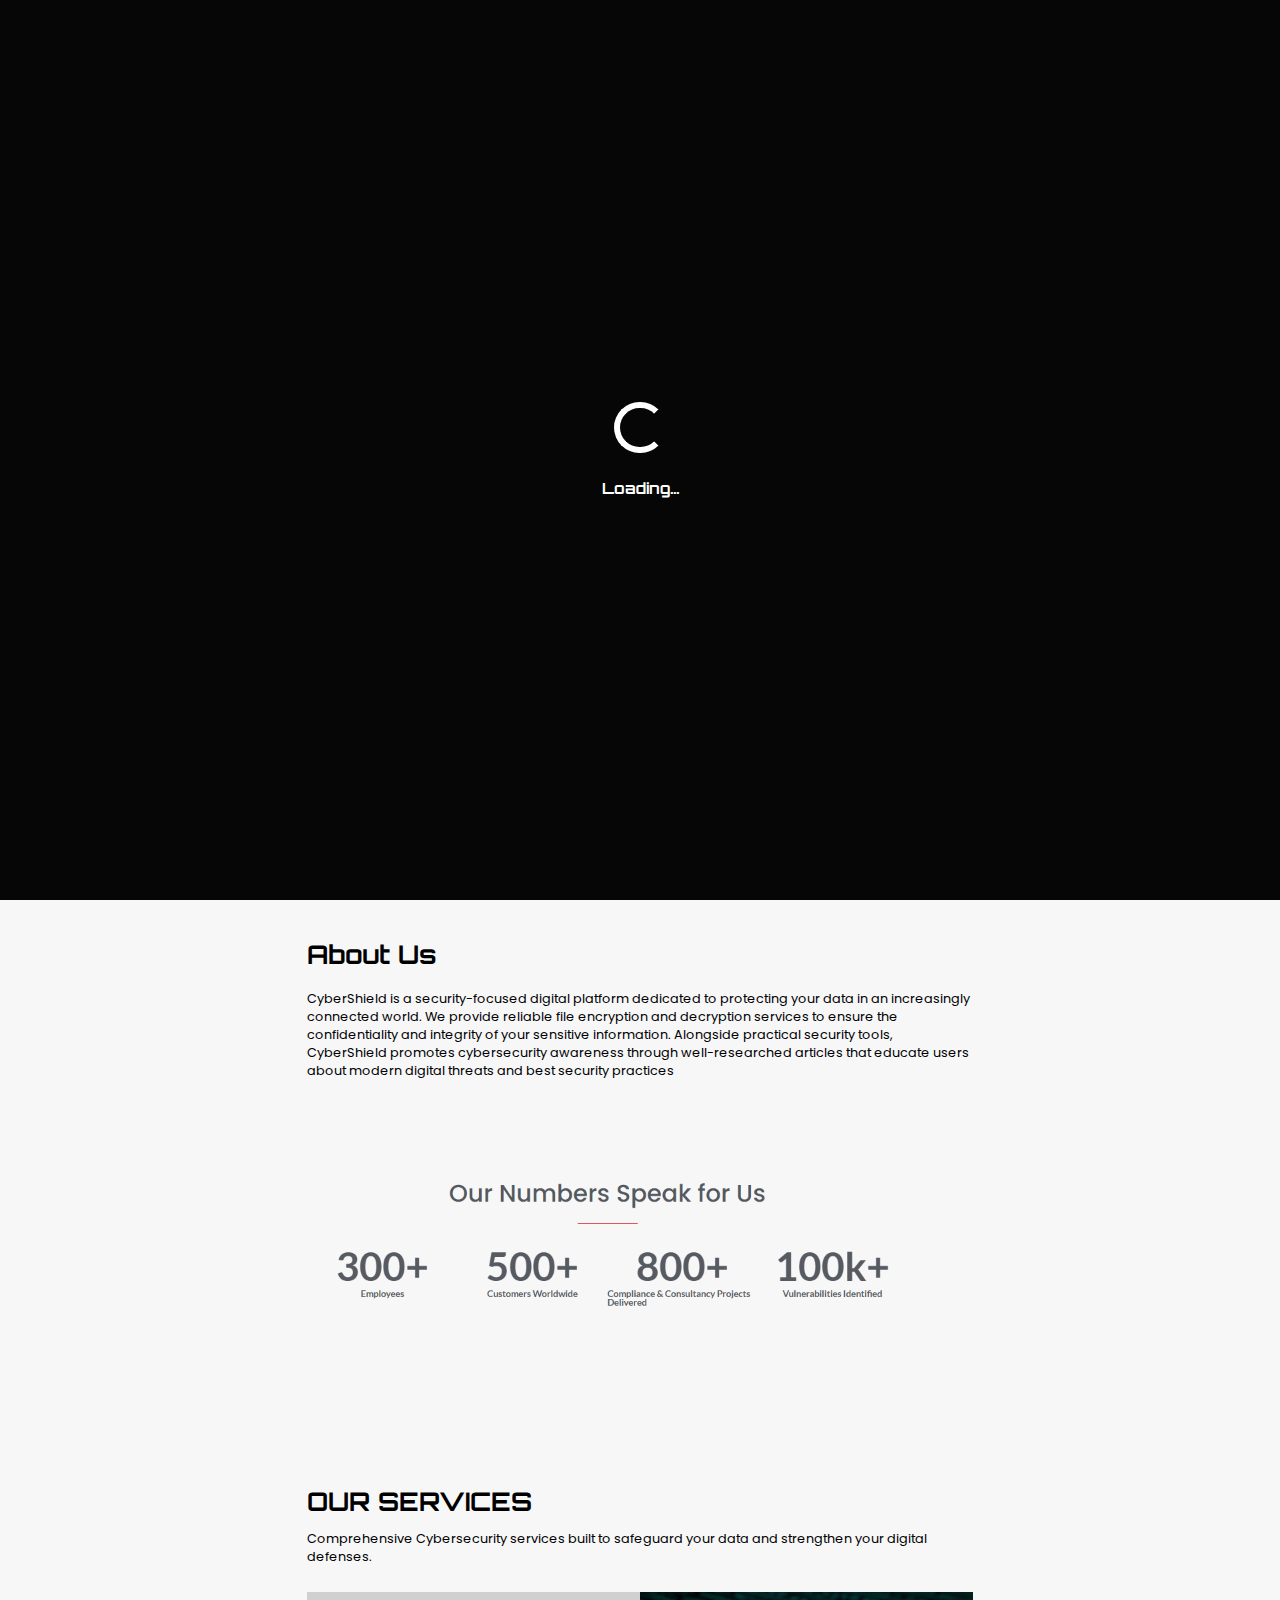
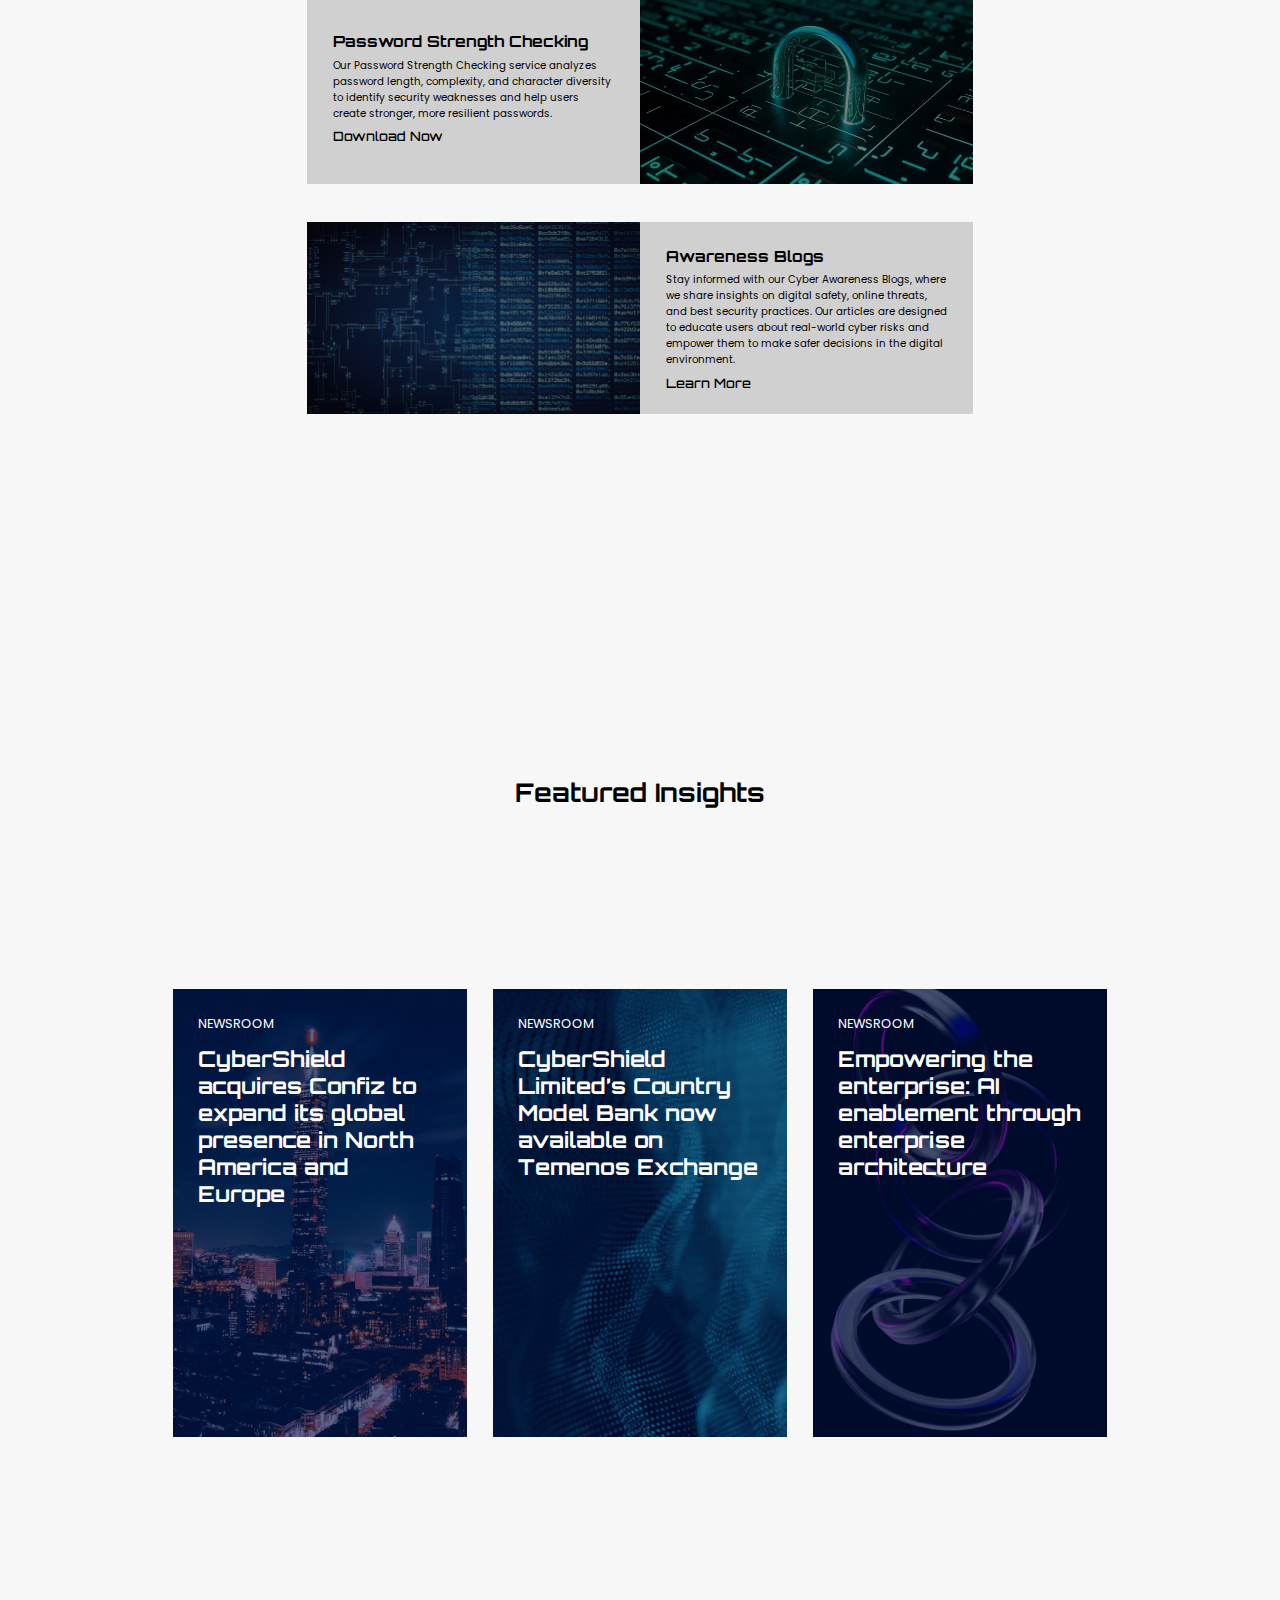
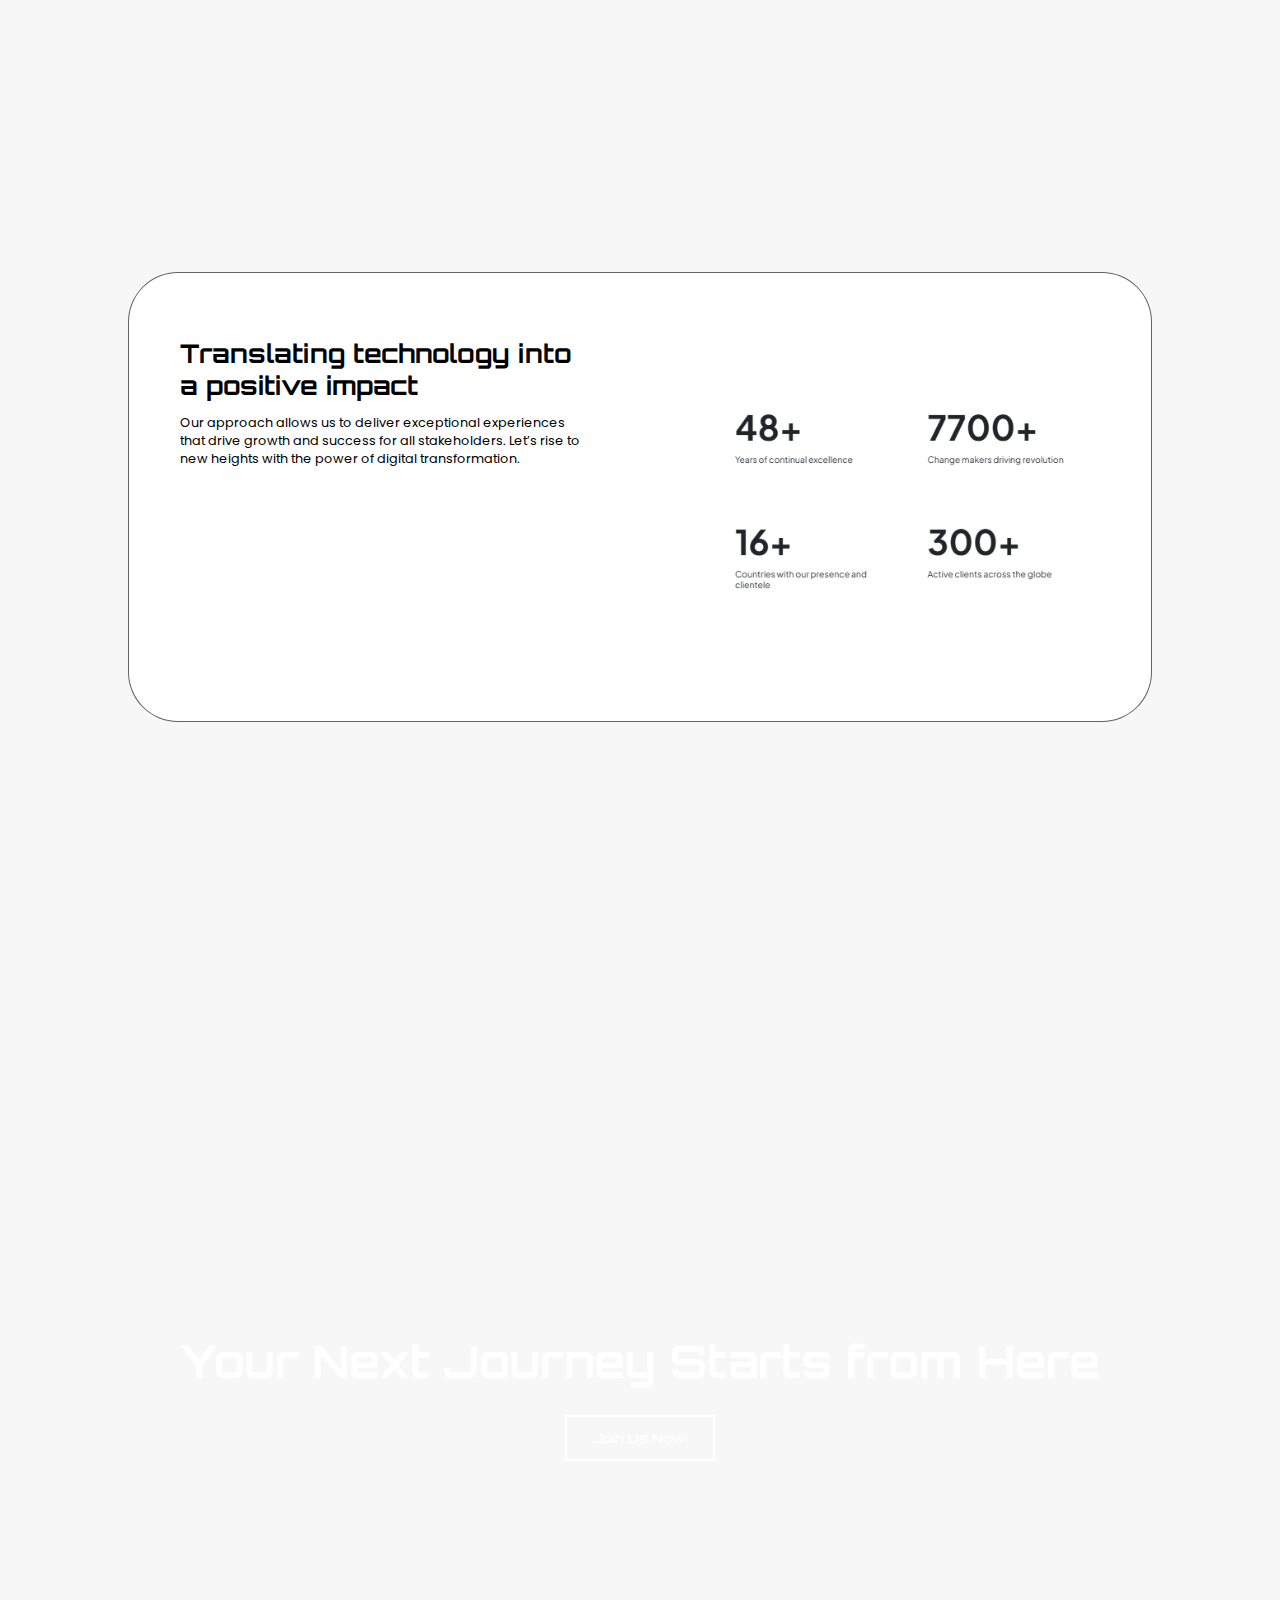
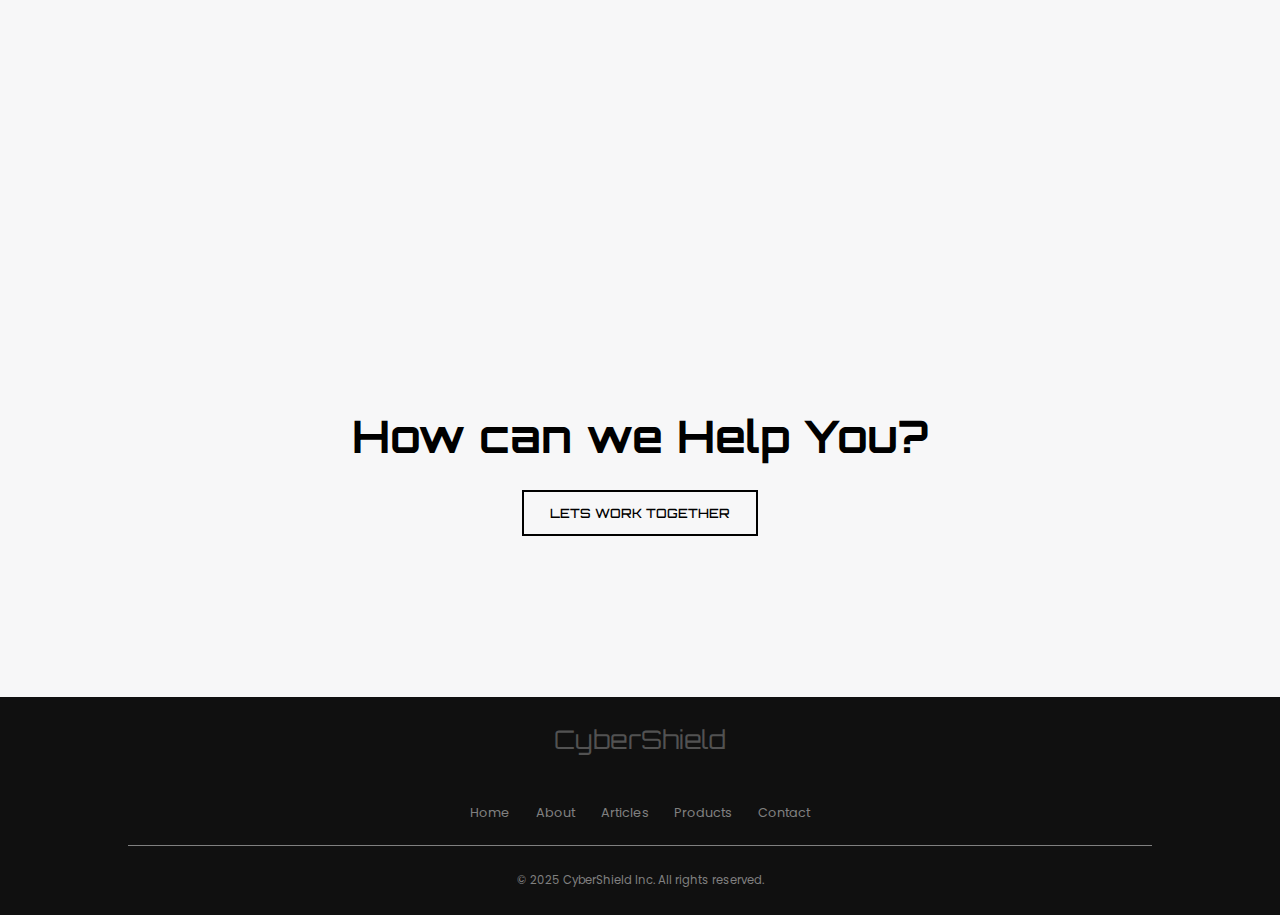
<file: index.html>
<!DOCTYPE html>
<html lang="en">

<head>
    <meta charset="UTF-8">
    <meta name="viewport" content="width=device-width, initial-scale=1.0">
    <title>CyberShield - Your All Solutions in One Place</title>
    <link rel="shortcut icon" href="./assets/fav.png" type="image/x-icon">
    <link rel="stylesheet" href="styles/style.css">
    <link rel="stylesheet" href="./styles/Navbar.css">
    <link rel="stylesheet" href="./styles/Footer.css">
    <link rel="stylesheet" href="./styles/loader.css">

    <link rel="preconnect" href="https://fonts.googleapis.com">
    <link rel="preconnect" href="https://fonts.gstatic.com" crossorigin>
    <link
        href="https://fonts.googleapis.com/css2?family=Orbitron:wght@400..900&family=Poppins:ital,wght@0,100;0,200;0,300;0,400;0,500;0,600;0,700;0,800;0,900;1,100;1,200;1,300;1,400;1,500;1,600;1,700;1,800;1,900&family=Roboto:ital,wght@0,100..900;1,100..900&display=swap"
        rel="stylesheet">
</head>

<body>
    <section class="preloader" id="preloader">
        <div class="loader"></div>
        <h2 class="loading">Loading...</h2>
    </section>

    <button class="top" id="top">Back to Top</button>

    <main class="mn">
        <section class="first">
            <header class="header">
                <h1 class="logo">CyberShield</h1>

                <nav class="nav">
                    <ul>
                        <li><a href="#">Home</a></li>
                        <li><a href="about.html">About</a></li>
                        <li><a href="article.html">Articles</a></li>
                        <li><a href="product.html">Products</a></li>
                        <li><a href="contact.html">Contact</a></li>
                    </ul>
                </nav>
            </header>

            <div class="cont-cnt">
                <h1 class="hero-head">CYBERSHIELD</h1>
                <p class="hero-par">CyberShield is a cybersecurity platform designed to protect your digital assets
                    through secure file encryption and decryption services.</p>
                <div class="btn-cnt">
                    <a class="hero-btn" href="about.html">About Us</a>
                    <a class="hero-btn" href="contact.html">Contact Us</a>
                </div>
            </div>
        </section>

        <section class="hero-abt">
            <div class="abt-cnt">
                <h2 class="abt-head">About Us</h2>
                <p class="abt-par">CyberShield is a security-focused digital platform dedicated to protecting your data
                    in an increasingly connected world. We provide reliable file encryption and decryption services to
                    ensure the confidentiality and integrity of your sensitive information. Alongside practical security
                    tools, CyberShield promotes cybersecurity awareness through well-researched articles that educate
                    users about modern digital threats and best security practices</p>
                <img class="abt-img" src="./assets/hero-abt.png" alt="">
            </div>
        </section>

        <section class="hero-ser">
            <div class="ser-cnt">
                <h2 class="ser-head">OUR SERVICES</h2>
                <p class="ser-par">Comprehensive Cybersecurity services built to safeguard your data and strengthen your
                    digital defenses.</p>

                <div class="ser-tag">
                    <div class="sec">
                        <h3 class="ser-sec-head">Password Strength Checking</h3>
                        <p class="ser-sec-par">Our Password Strength Checking service analyzes password length,
                            complexity, and character diversity to identify security weaknesses and help users create
                            stronger, more resilient passwords.</p>
                        <a href="#" id="download" class="ser-sec-a">Download Now</a>
                    </div>
                    <div class="sec sec-pic1">

                    </div>
                </div>

                <div class="ser-tag">
                    <div class="sec sec-pic2">

                    </div>

                    <div class="sec">
                        <h3 class="ser-sec-head">Awareness Blogs</h3>
                        <p class="ser-sec-par">Stay informed with our Cyber Awareness Blogs, where we share insights on digital safety, online threats, and best security practices. Our articles are designed to educate users about real-world cyber risks and empower them to make safer decisions in the digital environment.</p>
                        <a href="article.html" class="ser-sec-a">Learn More</a>
                    </div>
                </div>
            </div>
        </section>

        <section class="blg">
            <h2 class="blg-head">Featured Insights</h2>

            <div class="crd-cnt">
                <div class="crd cr1">
                    <h5 class="cr">NEWSROOM</h5>
                    <h4 class="card-head">CyberShield acquires Confiz to expand its global presence in North America and
                        Europe</h4>
                    <p class="card-par">CyberShield has acquired Confiz, strengthening its presence in key global
                        markets and expanding its data, cloud, and AI modernization capabilities, especially in Retail
                        and CPG.</p>
                    <a class="cr-a" href="article.html">Read More</a>
                </div>
                <div class="crd cr2">
                    <h5 class="cr">NEWSROOM</h5>
                    <h4 class="card-head">CyberShield Limited’s Country Model Bank now available on Temenos Exchange
                    </h4>
                    <p class="card-par">CyberShield Country Model Bank (CMB) is a pre-configured solution that
                        accelerates time to market and integrates with Temenos Core Banking to ensure seamless
                        regulatory compliance.</p>
                    <a class="cr-a" href="article.html">Read More</a>
                </div>
                <div class="crd cr3">
                    <h5 class="cr">NEWSROOM</h5>
                    <h4 class="card-head">Empowering the enterprise: AI enablement through enterprise architecture</h4>
                    <p class="card-par">AI is reshaping industries today. Organizations using it gain faster decisions,
                        efficiency, and an edge. Enterprise Architects ensure AI aligns with business strategy and
                        drives real value.</p>
                    <a class="cr-a" href="article.html">Read More</a>
                </div>
            </div>
        </section>

        <section class="hero-sl">
            <div class="sl-txt-cnt">
                <div class="sl-cont">
                    <h3 class="hero-sl-head">Translating technology into a positive impact</h3>
                    <p class="hero-sl-p">Our approach allows us to deliver exceptional experiences that drive growth and
                        success for all stakeholders. Let’s rise to new heights with the power of digital
                        transformation.</p>
                </div>
                <div class="sl-cont stats">
                    <img class="stats-img" src="./assets/stats.png" alt="">
                </div>
            </div>
        </section>

        <section class="offer">
            <h2 class="offer-head">Your Next Journey Starts from Here</h2>
            <a href="contact.html" class="offer-a">Join Us Now!</a>
        </section>

        <section class="last">
            <h2 class="last-head">How can we Help You?</h2>
            <a href="contact.html" class="last-a">LETS WORK TOGETHER</a>
        </section>
    </main>

    <footer class="ftr">
        <h4 class="ftr-logo-en">CyberShield</h4>
        <div class="lnk">
            <a class="ftr-a" href="index.html">Home</a>
            <a class="ftr-a" href="about.html">About</a>
            <a class="ftr-a" href="article.html">Articles</a>
            <a class="ftr-a" href="product.html">Products</a>
            <a class="ftr-a" href="contact.html">Contact</a>
        </div>
        
        <p class="ftr-end-par">© 2025 CyberShield Inc. All rights reserved.</p>
    </footer>

    <script src="./script/main.js"></script>
</body>

</html>
</file>
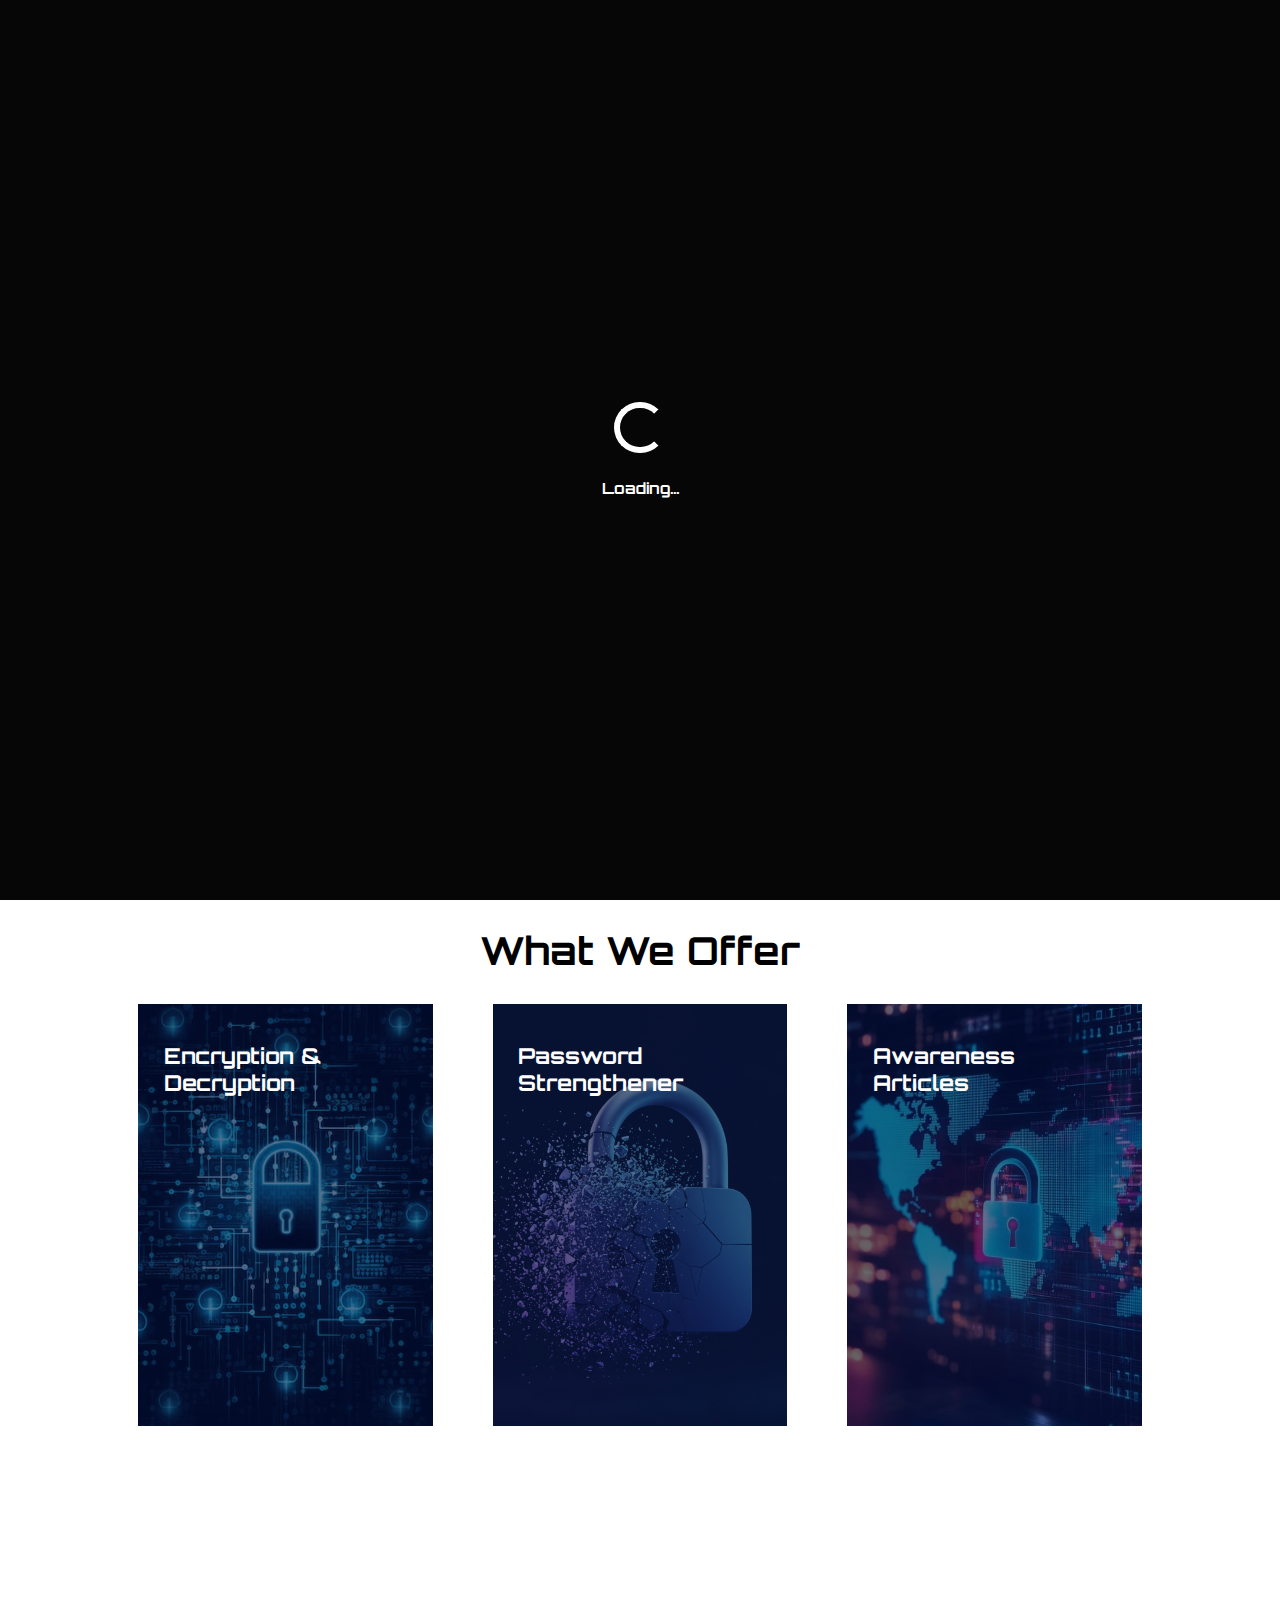
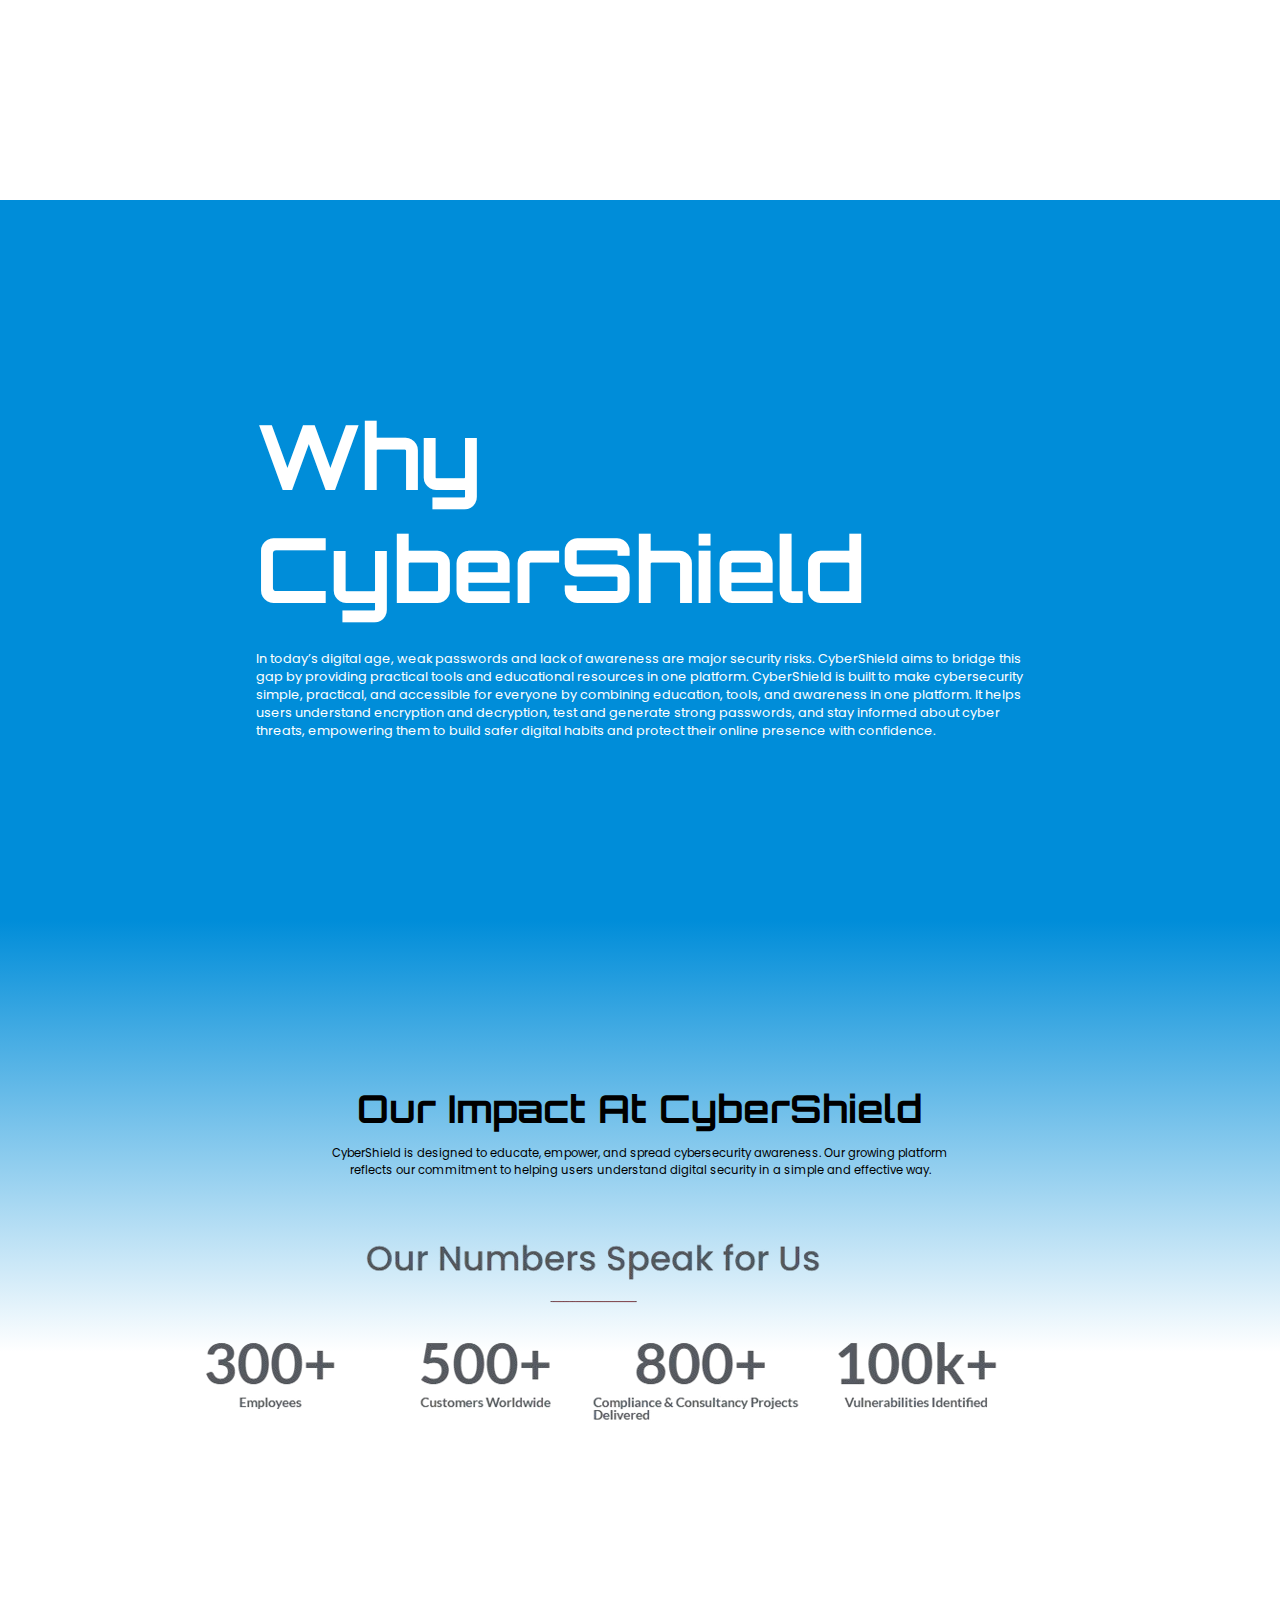
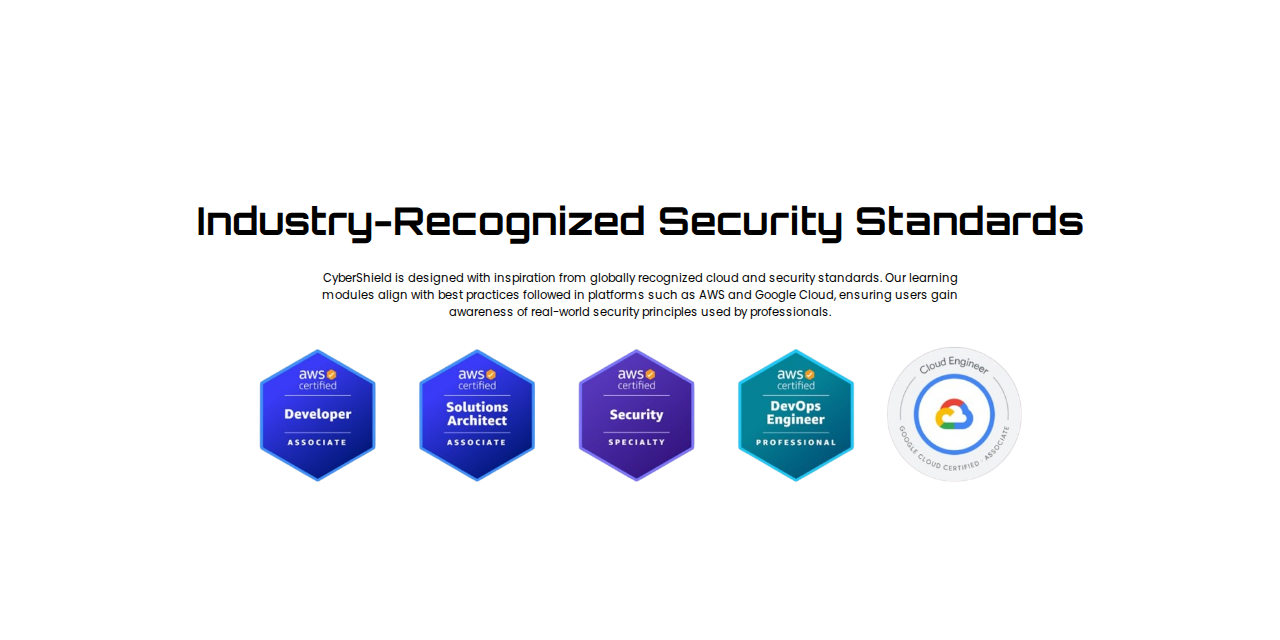
<file: about.html>
<!DOCTYPE html>
<html lang="en">

<head>
  <meta charset="UTF-8">
  <meta name="viewport" content="width=device-width, initial-scale=1.0">
  <title>About - CyberShield</title>
  <link rel="stylesheet" href="./styles/about.css" />
  <link rel="stylesheet" href="./styles/Navbar.css">
  <link rel="stylesheet" href="./styles/loader.css">

  <link href="https://fonts.googleapis.com/css2?family=Orbitron:wght@400;600&family=Comfortaa:wght@400;700&display=swap"
    rel="stylesheet">
  <link rel="preconnect" href="https://fonts.googleapis.com">
  <link rel="preconnect" href="https://fonts.gstatic.com" crossorigin>
  <link href="https://fonts.googleapis.com/css2?family=Poppins:wght@300;400;500;600;700&display=swap" rel="stylesheet">
</head>

<body>

  <section class="preloader" id="preloader">
    <div class="loader"></div>
    <h2 class="loading">Loading...</h2>
  </section>

  <button class="top" id="top">Back to Top</button>

  <header class="header">
    <h1 class="logo">CyberShield</h1>

    <nav class="nav">
      <ul>
        <li><a href="index.html">Home</a></li>
        <li><a href="#">About</a></li>
        <li><a href="#">Services</a></li>
        <li><a href="#">Products</a></li>
        <li><a href="#">Contact</a></li>
      </ul>
    </nav>
  </header>

  <section class="About">
    <div class="blob blob-top-right"></div>
    <div class="blob blob-bottom-left"></div>


    <div class="txt-cnt">
      <h1 class="about-section-head">About Us</h1>
      <p class="about-section-par">
        CyberShield is a security-focused digital platform dedicated to protecting your data in an increasingly
        connected
        world. We provide reliable file encryption and decryption services to ensure the confidentiality and integrity
        of
        your sensitive information. Alongside practical security tools, CyberShield promotes cybersecurity awareness
        through well-researched articles that educate users about modern digital threats and best security practices.
        We’ve been providing services for a decade
      </p>
      <h1 class="about-section-head r"> Our Mission</h1>
      <p class="about-section-par">
        Our mission is to deliver a reliable online application which provides services such as encryption & decryption,
        password strengthener & checker, and lastly spread awareness regarding the threats that resides within the
        digital
        world. This website aims on delivering quality products accompanied with essential understanding and knowledge
        through easy and interactive tools.
      </p>
    </div>
  </section>

  <section class="WeOffer">

    <h1 class="title">What We Offer</h1>

    <div class="images">

      <div class="icon ed">
        <h2 class="icon-head">Encryption & Decryption</h2>
        <p class="ico-par">The Encryption and Decryption feature enables users to securely convert sensitive information
          into an unreadable format using encryption techniques, ensuring data confidentiality during storage or
          transmission. Authorized users can later decrypt the data, maintaining both security and accessibility.</p>
        <a id="download" class="icon-a" href="#">Download Now</a>
      </div>

      <div class="icon ps">
        <h2 class="icon-head">Password Strengthener</h2>
        <p class="ico-par">The Password Strengthener analyzes user-created passwords and provides real-time feedback to
          ensure they meet modern security standards. By encouraging the use of strong, complex passwords, the system
          helps reduce the risk of unauthorized access and account breaches.</p>
        <a class="icon-a" href="#">Download Now</a>
      </div>

      <div class="icon aa">
        <h2 class="icon-head">Awareness Articles</h2>
        <p class="ico-par">In addition to technical tools, the platform offers Cyber Awareness Blogs that educate users
          about common cyber threats such as phishing, malware, social engineering, and cyberbullying. These blogs aim
          to build awareness, promote ethical online behavior, and help users make informed decisions in the digital
          world.</p>
        <a class="icon-a" href="#">Read More</a>
      </div>
    </div>

    <div class="bottom-bar"></div>
  </section>

  <section class="WhyCyberShield">
    <div class="content">
      <h1 class="content-head">Why CyberShield</h1>
      <p class="content-par" >In today’s digital age, weak passwords and lack of awareness are major
        security risks. CyberShield aims to bridge this gap by providing practical tools and educational resources in
        one platform. CyberShield is built to make cybersecurity simple, practical, and accessible for everyone by
        combining education, tools, and awareness in one platform. It helps users understand encryption and decryption,
        test and generate strong passwords, and stay informed about cyber threats, empowering them to build safer
        digital habits and protect their online presence with confidence.</p>
    </div>
  </section>

  <section class="impact">
    <h2 class="title">Our Impact At CyberShield</h2>
    <p class="impact-par">CyberShield is designed to educate, empower, and spread cybersecurity awareness. Our
      growing platform reflects our commitment to helping users understand digital security in a simple and effective
      way.</p>
    <br>

    <img src="./assets/about/impact.png" alt="Our Numbers Speaks For Us" />

  </section>
  <section class="certifications">
    <h2 class="title">Industry-Recognized Security Standards</h2>
    <p class="impact-par">CyberShield is designed with inspiration from globally recognized cloud and security
      standards. Our learning modules align with best practices followed in platforms such as AWS and Google Cloud,
      ensuring users gain awareness of real-world security principles used by professionals.</p>
    <img src="./assets/about/Certificates.png" alt="Certifications" width="60%" />
  </section>

  <script src="./script/main.js"></script>
</body>

</html>
</file>
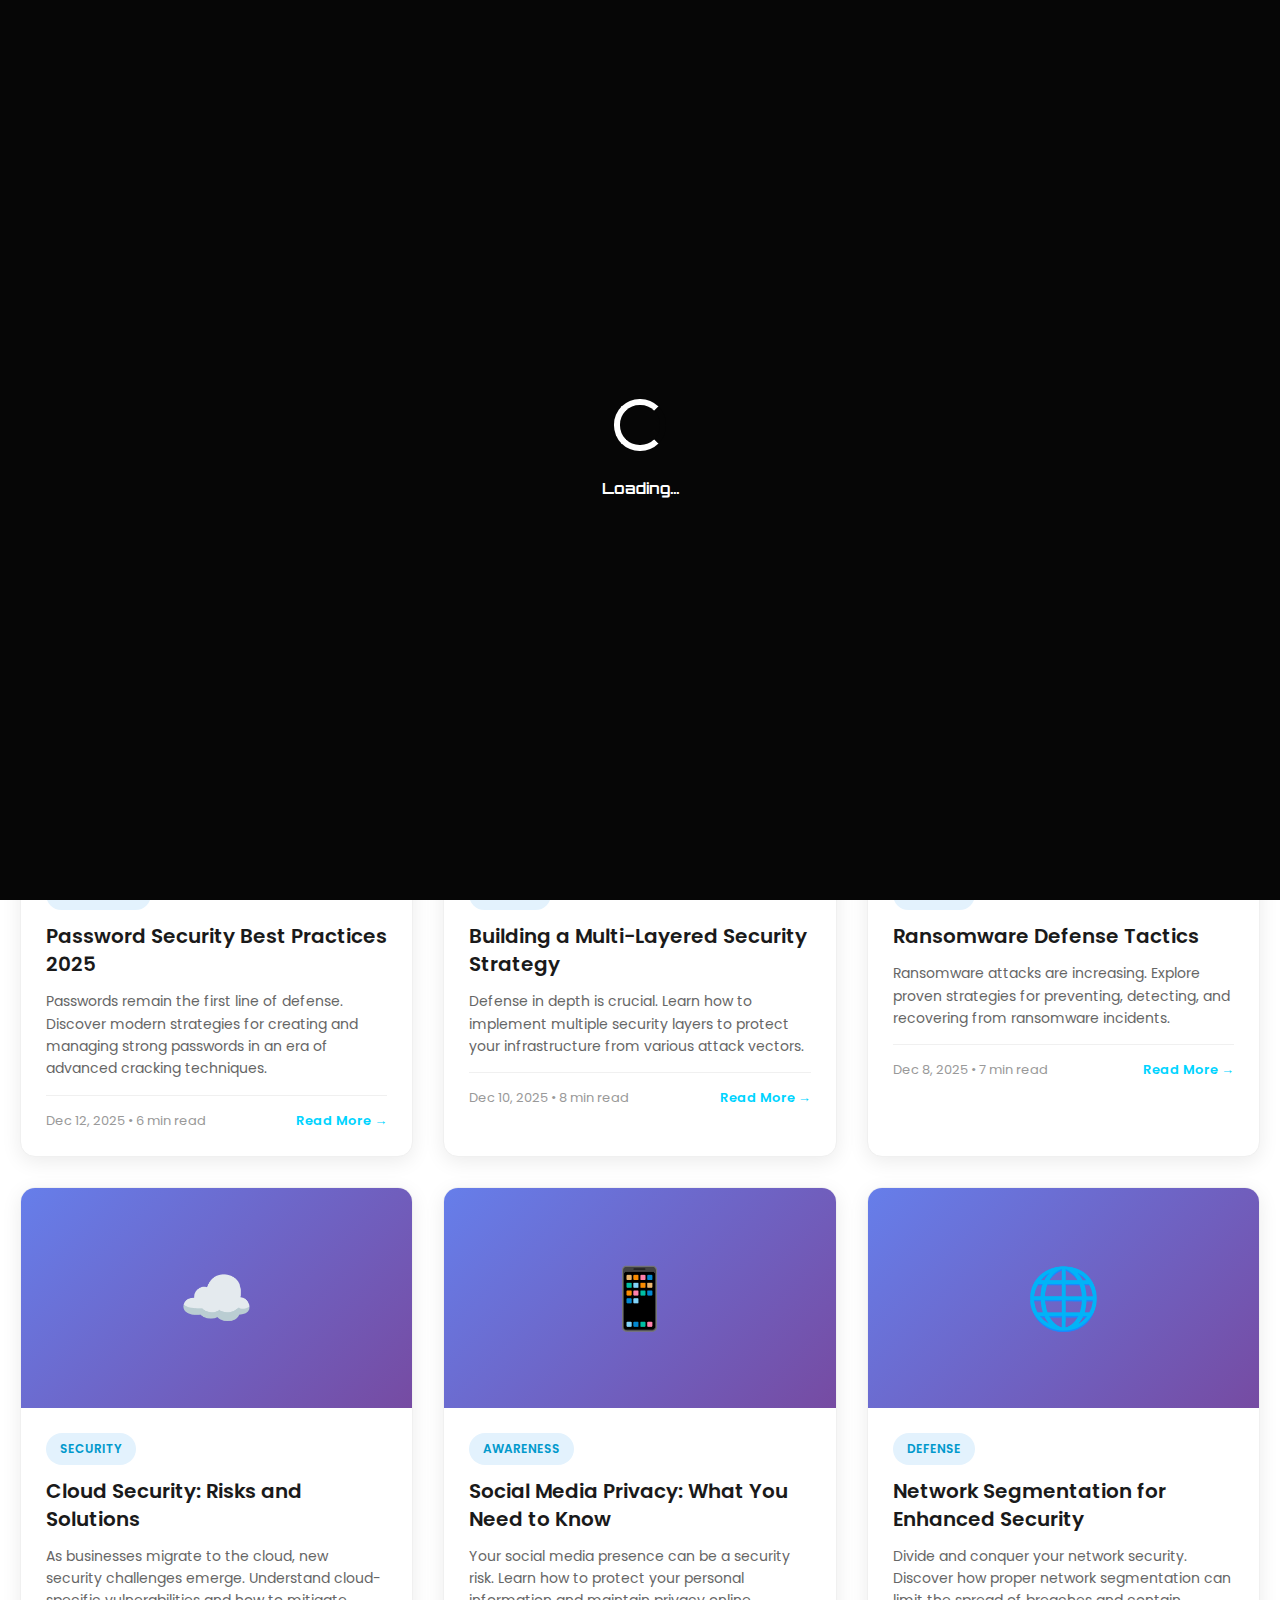
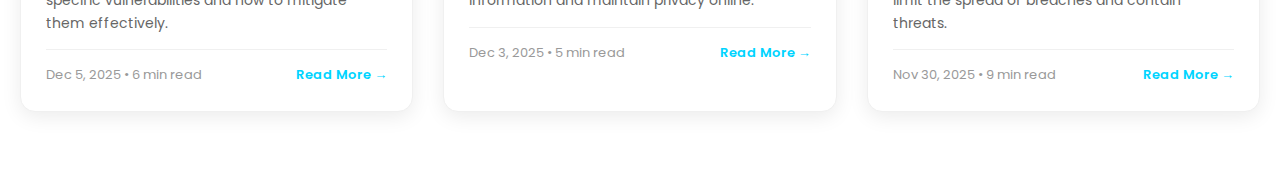
<file: article.html>
<!DOCTYPE html>
<html lang="en">

<head>
    <meta charset="UTF-8">
    <meta name="viewport" content="width=device-width, initial-scale=1.0">
    <title>Contact - CyberShield</title>
    <link rel="stylesheet" href="./styles/article.css" />
    <link rel="stylesheet" href="./styles/Navbar.css">
    <link rel="stylesheet" href="./styles/Footer.css">
    <link rel="stylesheet" href="./styles/loader.css">

    <link
        href="https://fonts.googleapis.com/css2?family=Orbitron:wght@400;600&family=Comfortaa:wght@400;700&display=swap"
        rel="stylesheet">
    <link rel="preconnect" href="https://fonts.googleapis.com">
    <link rel="preconnect" href="https://fonts.gstatic.com" crossorigin>
    <link href="https://fonts.googleapis.com/css2?family=Poppins:wght@300;400;500;600;700&display=swap"
        rel="stylesheet">
</head>

<body>

    <section class="preloader" id="preloader">
        <div class="loader"></div>
        <h2 class="loading">Loading...</h2>
    </section>

    <button class="top" id="top">Back to Top</button>

    <header class="header">
        <h1 class="logo">CyberShield</h1>

        <nav class="nav">
            <ul>
                <li><a href="index.html">Home</a></li>
                <li><a href="about.html">About</a></li>
                <li><a href="#">Articles</a></li>
                <li><a href="product.html">Products</a></li>
                <li><a href="contact.html">Contact</a></li>
            </ul>
        </nav>
    </header>

    <main class="ar-mn">
        <aside class="side-nav">
            <h3>Categories</h3>
            <button class="a-btn active" data-category="all">All Articles</button>
            <button class="a-btn" data-category="security">Cyber Security Blog</button>
            <button class="a-btn" data-category="awareness">Cyber Awareness Blog</button>
            <button class="a-btn" data-category="defense">Defenses Against Attacks</button>
        </aside>

        <div class="blogs" id="blogContainer">
            <!-- Blog posts will be dynamically inserted here -->
        </div>
    </main>

    <script>
        const blogData = [
            {
                category: 'security',
                title: 'Understanding Zero-Day Vulnerabilities',
                excerpt: 'Explore the dangerous world of zero-day exploits and learn how organizations can protect themselves from unknown threats before patches are available.',
                icon: '🔒',
                date: 'Dec 20, 2025',
                readTime: '5 min read'
            },
            {
                category: 'security',
                title: 'The Rise of AI-Powered Cyber Attacks',
                excerpt: 'Machine learning is being weaponized by hackers. Discover how artificial intelligence is changing the cybersecurity landscape and what it means for defense strategies.',
                icon: '🤖',
                date: 'Dec 18, 2025',
                readTime: '7 min read'
            },
            {
                category: 'awareness',
                title: 'Phishing Scams: How to Spot Them',
                excerpt: 'Learn to identify sophisticated phishing attempts that target individuals and businesses. Understand the psychology behind social engineering attacks.',
                icon: '🎣',
                date: 'Dec 15, 2025',
                readTime: '4 min read'
            },
            {
                category: 'awareness',
                title: 'Password Security Best Practices 2025',
                excerpt: 'Passwords remain the first line of defense. Discover modern strategies for creating and managing strong passwords in an era of advanced cracking techniques.',
                icon: '🔑',
                date: 'Dec 12, 2025',
                readTime: '6 min read'
            },
            {
                category: 'defense',
                title: 'Building a Multi-Layered Security Strategy',
                excerpt: 'Defense in depth is crucial. Learn how to implement multiple security layers to protect your infrastructure from various attack vectors.',
                icon: '🛡️',
                date: 'Dec 10, 2025',
                readTime: '8 min read'
            },
            {
                category: 'defense',
                title: 'Ransomware Defense Tactics',
                excerpt: 'Ransomware attacks are increasing. Explore proven strategies for preventing, detecting, and recovering from ransomware incidents.',
                icon: '💾',
                date: 'Dec 8, 2025',
                readTime: '7 min read'
            },
            {
                category: 'security',
                title: 'Cloud Security: Risks and Solutions',
                excerpt: 'As businesses migrate to the cloud, new security challenges emerge. Understand cloud-specific vulnerabilities and how to mitigate them effectively.',
                icon: '☁️',
                date: 'Dec 5, 2025',
                readTime: '6 min read'
            },
            {
                category: 'awareness',
                title: 'Social Media Privacy: What You Need to Know',
                excerpt: 'Your social media presence can be a security risk. Learn how to protect your personal information and maintain privacy online.',
                icon: '📱',
                date: 'Dec 3, 2025',
                readTime: '5 min read'
            },
            {
                category: 'defense',
                title: 'Network Segmentation for Enhanced Security',
                excerpt: 'Divide and conquer your network security. Discover how proper network segmentation can limit the spread of breaches and contain threats.',
                icon: '🌐',
                date: 'Nov 30, 2025',
                readTime: '9 min read'
            }
        ];

        const blogContainer = document.getElementById('blogContainer');
        const categoryButtons = document.querySelectorAll('.a-btn');

        function renderBlogs(category = 'all') {
            const filteredBlogs = category === 'all' ? blogData : blogData.filter(blog => blog.category === category);

            if (filteredBlogs.length === 0) {
                blogContainer.innerHTML = '<div class="no-posts">No articles found in this category.</div>';
                return;
            }

            blogContainer.innerHTML = filteredBlogs.map(blog => `
                <div class="blog-card">
                    <div class="blog-image">${blog.icon}</div>
                    <div class="blog-content">
                        <span class="blog-category">${blog.category.toUpperCase()}</span>
                        <h2 class="blog-title">${blog.title}</h2>
                        <p class="blog-excerpt">${blog.excerpt}</p>
                        <div class="blog-meta">
                            <span>${blog.date} • ${blog.readTime}</span>
                            <a href="#" class="read-more">Read More →</a>
                        </div>
                    </div>
                </div>
            `).join('');
        }

        categoryButtons.forEach(button => {
            button.addEventListener('click', () => {
                categoryButtons.forEach(btn => btn.classList.remove('active'));
                button.classList.add('active');

                const category = button.getAttribute('data-category');
                renderBlogs(category);
            });
        });

        // Initial render
        renderBlogs('all');
    </script>

</body>
<script src="script/main.js"></script>

</html>
</file>
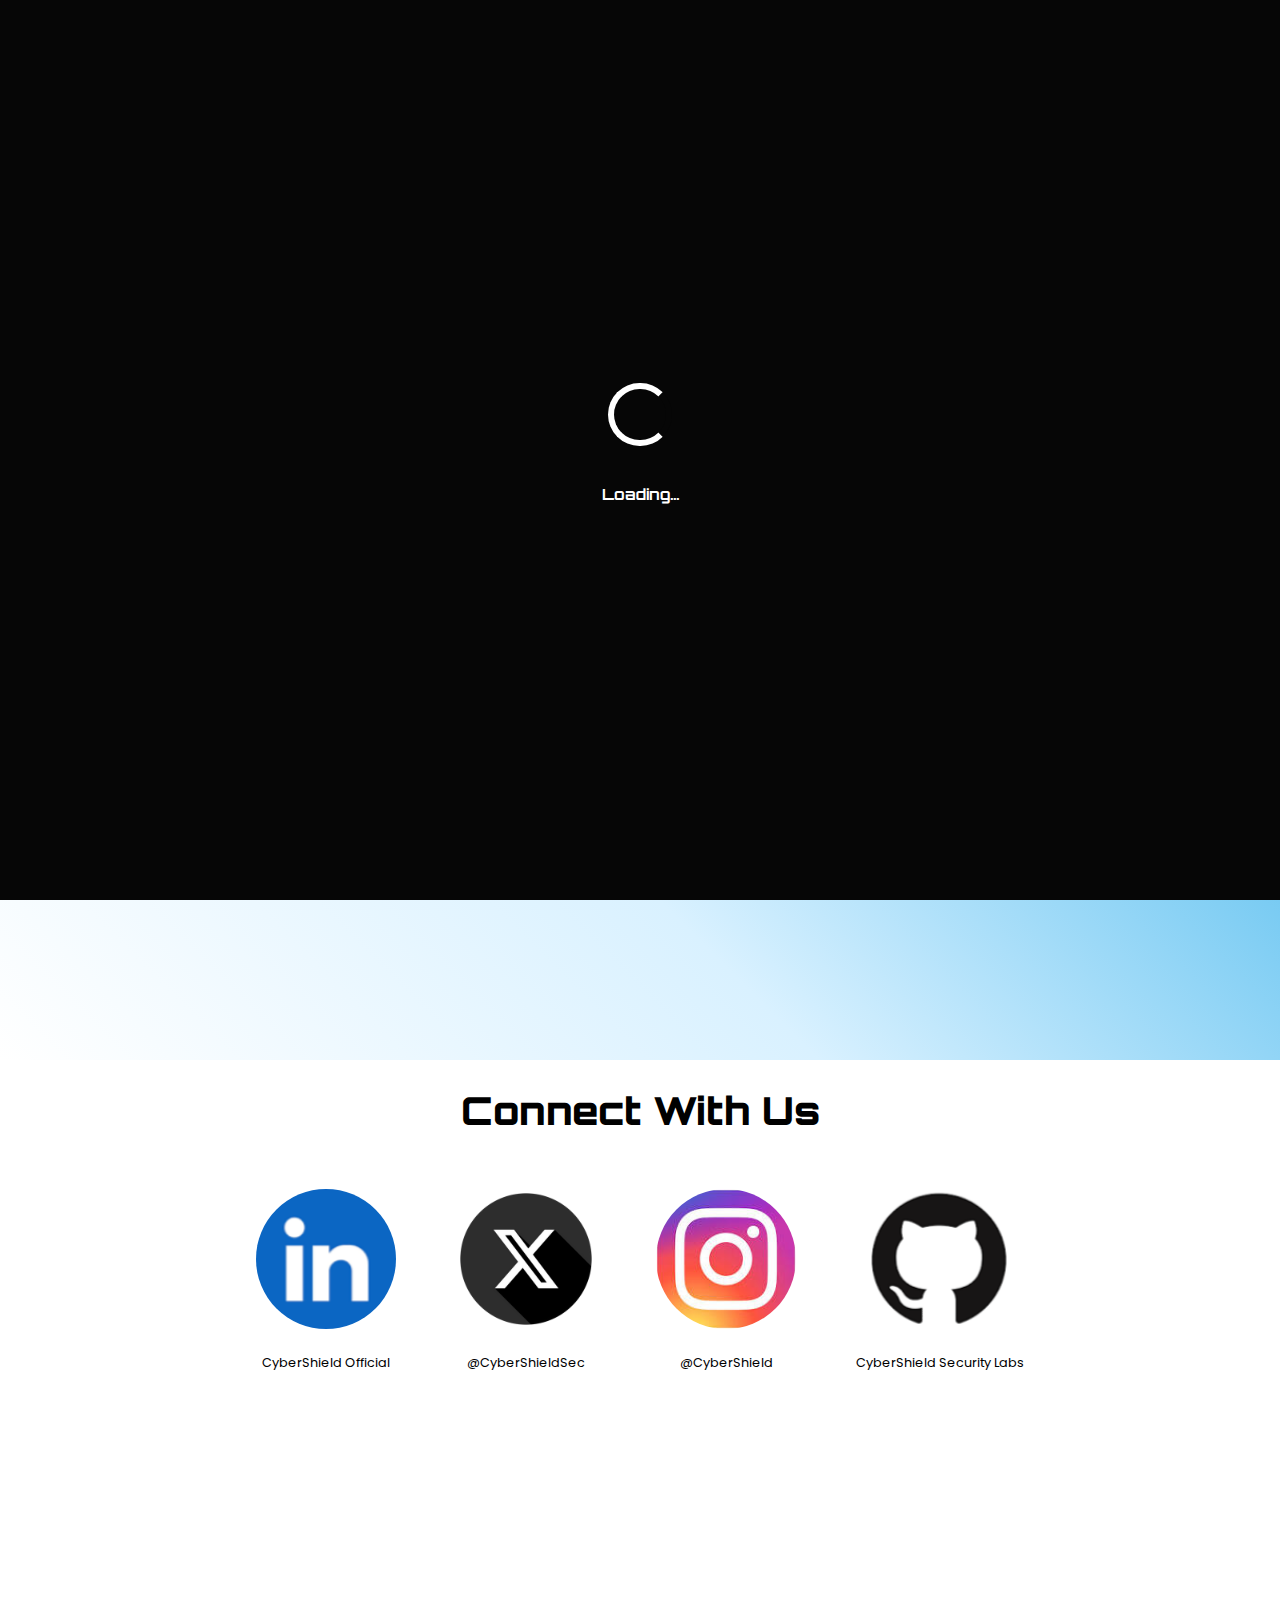
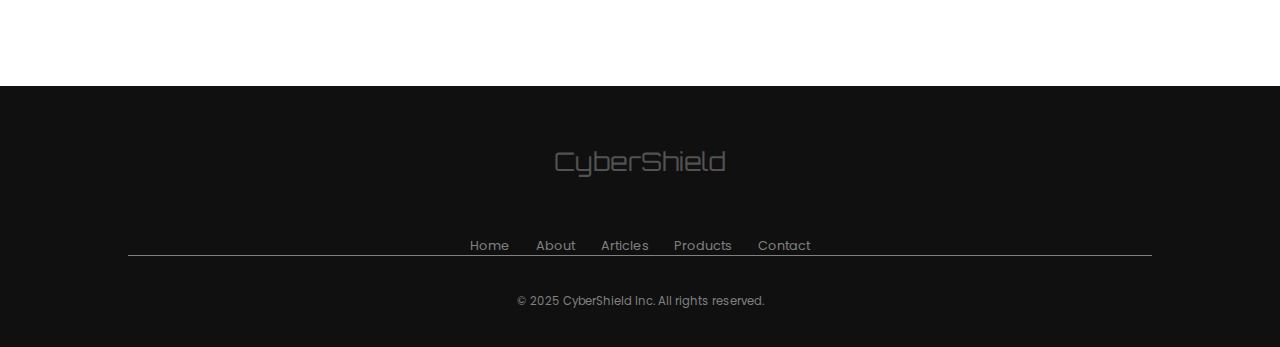
<file: contact.html>
<!DOCTYPE html>
<html lang="en">

<head>
  <meta charset="UTF-8">
  <meta name="viewport" content="width=device-width, initial-scale=1.0">
  <title>Contact - CyberShield</title>
  <link rel="shortcut icon" href="./assets/fav.png" type="image/x-icon">
  <link rel="stylesheet" href="./styles/contact.css" />
  <link rel="stylesheet" href="./styles/Navbar.css">
  <link rel="stylesheet" href="./styles/Footer.css">
  <link rel="stylesheet" href="./styles/loader.css">

  <link href="https://fonts.googleapis.com/css2?family=Orbitron:wght@400;600&family=Comfortaa:wght@400;700&display=swap"
    rel="stylesheet">
  <link rel="preconnect" href="https://fonts.googleapis.com">
  <link rel="preconnect" href="https://fonts.gstatic.com" crossorigin>
  <link href="https://fonts.googleapis.com/css2?family=Poppins:wght@300;400;500;600;700&display=swap" rel="stylesheet">
</head>

<body>

  <section class="preloader" id="preloader">
    <div class="loader"></div>
    <h2 class="loading">Loading...</h2>
  </section>

  <button class="top" id="top">Back to Top</button>

  <header class="header">
    <h1 class="logo">CyberShield</h1>

    <nav class="nav">
      <ul>
        <li><a href="index.html">Home</a></li>
        <li><a href="about.html">About</a></li>
        <li><a href="article.html">Articles</a></li>
        <li><a href="product.html">Products</a></li>
        <li><a href="#">Contact</a></li>
      </ul>
    </nav>
  </header>

  <section class="GetInTouch">
    <h1 class="title"><strong>Get In Touch</strong></h1>
    <p style="text-align: center;">
      Fill out the contact form and one of our cybersecurity experts will respond as soon as possible.</p>
    <div class="container">
      <form class="form">
        <input type="text" class="input" placeholder="First Name">
        <input type="text" class="input" placeholder="Last Name">
        <input type="text" class="input" placeholder="Mobile No.">
        <input type="email" class="input" placeholder="Email ID">
        <textarea class="textarea" placeholder="Your message here..."></textarea>
        <button type="submit" class="submit-btn">Submit</button>
      </form>
    </div>
  </section>

  <section class="socials">
    <h1 class="title"><b>Connect With Us</b></h1>
    <div class="images">
      <div class="icon">
        <img src="./assets/linkedin.png" alt="Encryption & Decryption">
        <p style="text-align: center;">CyberShield Official</p>
      </div>
      <div class="icon">
        <img src="./assets/twitter.png" alt="Password Strengthener">
        <p>@CyberShieldSec</p>
      </div>
      <div class="icon">
        <img src="./assets/insta.jpg" alt="Awareness Articles">
        <p>@CyberShield</p>
      </div>
      <div class="icon">
        <img src="./assets/github.png" alt="Awareness Articles">
        <p style="text-align: center;">CyberShield Security Labs</p>
      </div>
  </section>

  <footer class="ftr" style="height: auto;">
        <h4 class="ftr-logo-en">CyberShield</h4>
        <div class="lnk">
            <a class="ftr-a" href="index.html">Home</a>
            <a class="ftr-a" href="about.html">About</a>
            <a class="ftr-a" href="article.html">Articles</a>
            <a class="ftr-a" href="product.html">Products</a>
            <a class="ftr-a" href="contact.html">Contact</a>
        </div>
        
        <p class="ftr-end-par">© 2025 CyberShield Inc. All rights reserved.</p>
    </footer>

  <script src="script/main.js"></script>
</body>

</html>
</file>
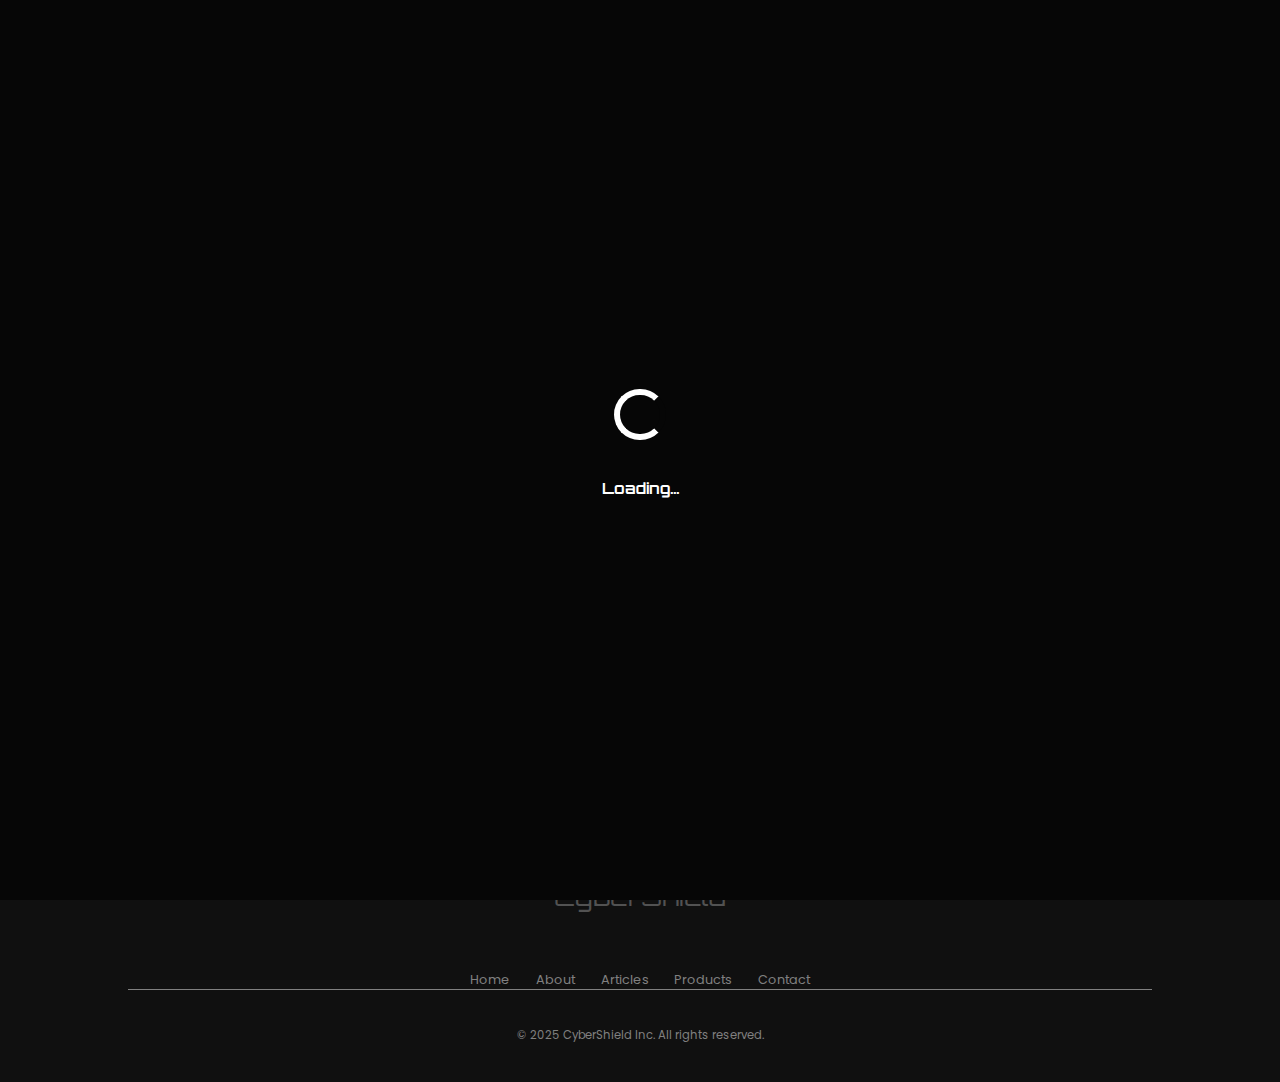
<file: product.html>
<!DOCTYPE html>
<html lang="en">

<head>
  <meta charset="UTF-8">
  <meta name="viewport" content="width=device-width, initial-scale=1.0">
  <title>Products - CyberShield</title>
  <link rel="stylesheet" href="./styles/product.css">
  <link rel="stylesheet" href="./styles/Navbar.css">
  <link rel="stylesheet" href="./styles/Footer.css">
  <link rel="stylesheet" href="./styles/loader.css">
  <link
    href="https://fonts.googleapis.com/css2?family=Orbitron:wght@400;600;700&family=Poppins:wght@300;400;500;600;700&display=swap"
    rel="stylesheet">
  <link rel="preconnect" href="https://fonts.googleapis.com">
  <link rel="preconnect" href="https://fonts.gstatic.com" crossorigin>
</head>

<body>

  <section class="preloader" id="preloader">
    <div class="loader"></div>
    <h2 class="loading">Loading...</h2>
  </section>

  <button class="top" id="top">Back to Top</button>

  <header class="header">
    <h1 class="logo">CyberShield</h1>

    <nav class="nav">
      <ul>
        <li><a href="index.html">Home</a></li>
        <li><a href="about.html">About</a></li>
        <li><a href="article.html">Articles</a></li>
        <li><a href="#">Products</a></li>
        <li><a href="contact.html">Contact</a></li>
      </ul>
    </nav>
  </header>

  <main class="main-content">

    <div class="container">

      <div class="page-header">
        <h1 class="page-title">Our Products</h1>
        <p class="page-title-head">Comprehensive Cybersecurity services built to safeguard your data and strengthen your
          digital defenses.</p>
      </div>

      <div class="product-grid">

        <div class="ser-tag">
          <div class="sec">
            <h3 class="ser-sec-head">Password Strength Checking</h3>
            <p class="ser-sec-par">Our Password Strength Checking service analyzes password length,
              complexity, and character diversity to identify security weaknesses and help users create
              stronger, more resilient passwords.</p>
            <a href="#" id="download" class="ser-sec-a">Download Now</a>
          </div>
          <div class="sec sec-pic1">

          </div>
        </div>

        <div class="ser-tag">
          <div class="sec sec-pic2">

          </div>

          <div class="sec">
            <h3 class="ser-sec-head">Awareness Blogs</h3>
            <p class="ser-sec-par">Stay informed with our Cyber Awareness Blogs, where we share insights on digital safety, online threats, and best security practices. Our articles are designed to educate users about real-world cyber risks and empower them to make safer decisions in the digital environment.</p>
            <a href="article.html" class="ser-sec-a">Learn More</a>
          </div>
        </div>

      </div>
    </div>
  </main>

  <footer class="ftr" style="height: auto;">
        <h4 class="ftr-logo-en">CyberShield</h4>
        <div class="lnk">
            <a class="ftr-a" href="index.html">Home</a>
            <a class="ftr-a" href="about.html">About</a>
            <a class="ftr-a" href="article.html">Articles</a>
            <a class="ftr-a" href="product.html">Products</a>
            <a class="ftr-a" href="contact.html">Contact</a>
        </div>
        
        <p class="ftr-end-par">© 2025 CyberShield Inc. All rights reserved.</p>
    </footer>


  <script src="script/main.js"></script>

</body>

</html>
</file>
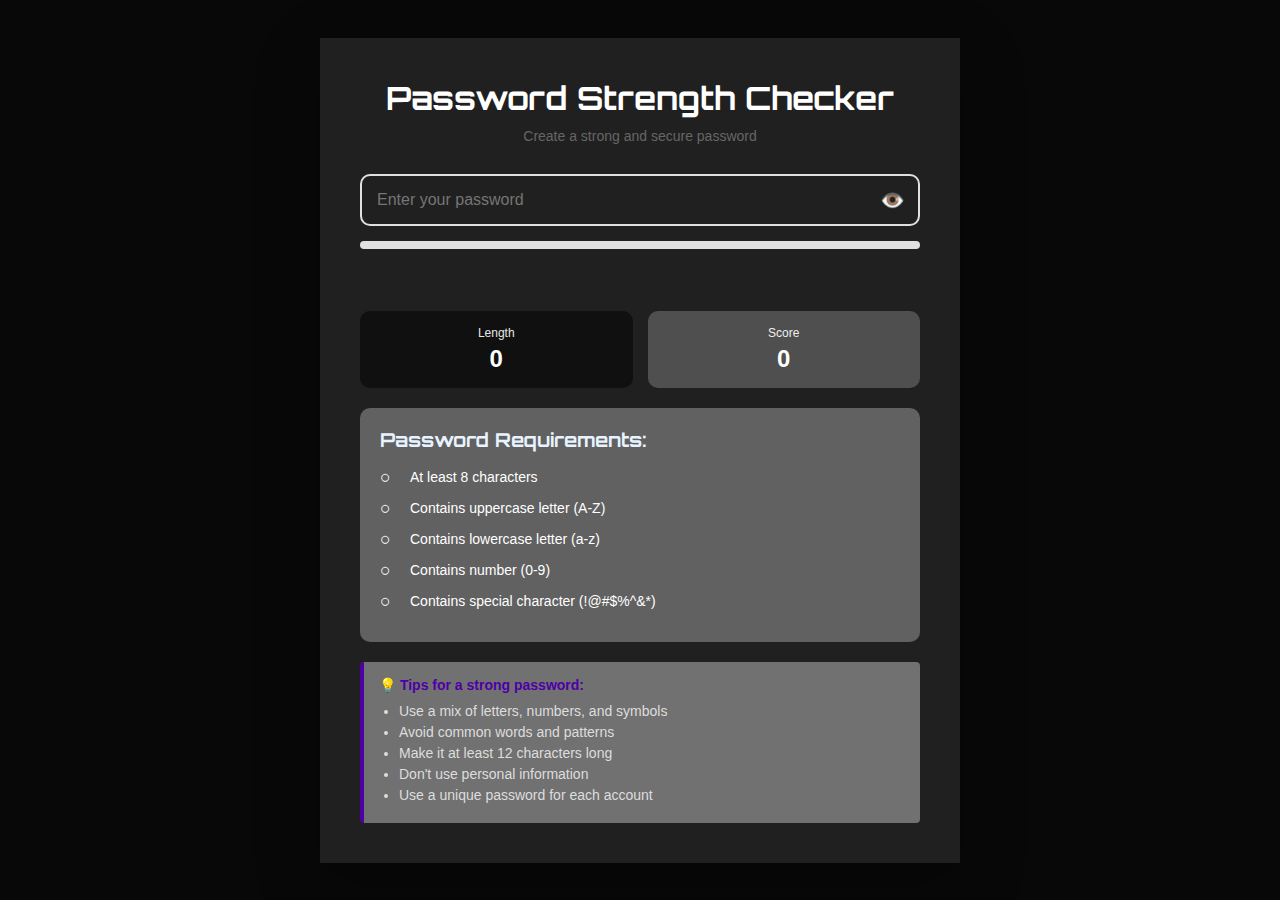
<file: services/App.html>
<!DOCTYPE html>
<html lang="en">

<head>
    <meta charset="UTF-8">
    <meta name="viewport" content="width=device-width, initial-scale=1.0">
    <title>Password Strength Checker</title>
    <link rel="preconnect" href="https://fonts.googleapis.com">
    <link rel="preconnect" href="https://fonts.gstatic.com" crossorigin>
    <link
        href="https://fonts.googleapis.com/css2?family=Orbitron:wght@400..900&family=Poppins:ital,wght@0,100;0,200;0,300;0,400;0,500;0,600;0,700;0,800;0,900;1,100;1,200;1,300;1,400;1,500;1,600;1,700;1,800;1,900&family=Roboto:ital,wght@0,100..900;1,100..900&display=swap"
        rel="stylesheet">
    <style>
        * {
            margin: 0;
            padding: 0;
            box-sizing: border-box;
        }

        body {
            font-family: 'Segoe UI', Tahoma, Geneva, Verdana, sans-serif;
            background-color: rgb(8, 8, 8);
            min-height: 100vh;
            display: flex;
            justify-content: center;
            align-items: center;
            padding: 20px;
        }

        .container {
            background: rgb(32, 32, 32);
            box-shadow: 0 20px 60px rgba(0, 0, 0, 0.3);
            padding: 40px;
            width: 50vmax;
        }

        h1 {
            text-align: center;
            color: #ffffff;
            margin-bottom: 10px;
            font-size: 2em;
            font-family: Orbitron, sans-serif;
        }

        .subtitle {
            text-align: center;
            color: #666;
            margin-bottom: 30px;
            font-size: 14px;
        }

        .password-input-container {
            position: relative;
            margin-bottom: 15px;
        }

        input[type="password"],
        input[type="text"] {
            width: 100%;
            padding: 15px 45px 15px 15px;
            background-color: transparent;
            color: #fff;
            border: 2px solid #e0e0e0;
            border-radius: 10px;
            font-size: 16px;
            transition: border-color 0.3s;
        }

        input:focus {
            outline: none;
            border-color: #616161;
        }

        .toggle-password {
            position: absolute;
            right: 15px;
            top: 50%;
            transform: translateY(-50%);
            cursor: pointer;
            font-size: 20px;
            user-select: none;
        }

        .strength-bar-container {
            height: 8px;
            background: #e0e0e0;
            border-radius: 10px;
            overflow: hidden;
            margin-bottom: 15px;
        }

        .strength-bar {
            height: 100%;
            width: 0%;
            transition: all 0.3s ease;
            border-radius: 10px;
        }

        .strength-text {
            text-align: center;
            font-weight: 600;
            font-size: 18px;
            margin-bottom: 20px;
            min-height: 27px;
        }

        .requirements {
            background-color: #616161;
            padding: 20px;
            border-radius: 10px;
            margin-bottom: 20px;
        }

        .requirements h3 {
            color: #333;
            margin-bottom: 15px;
            font-size: 1.5vmax;
            font-family: Orbitron, sans-serif;
            color: #e7f3ff;
        }

        .requirement {
            display: flex;
            align-items: center;
            margin-bottom: 10px;
            color: #ffffff;
            font-size: 14px;
        }

        .requirement-icon {
            margin-right: 10px;
            font-size: 18px;
            min-width: 20px;
        }

        .requirement.met {
            color: #00d832;
        }

        .requirement.met .requirement-icon {
            color: #28a745;
        }

        .stats {
            display: grid;
            grid-template-columns: repeat(2, 1fr);
            gap: 15px;
            margin-bottom: 20px;
        }

        .stat-box {
            background: rgb(79, 79, 79);
            padding: 15px;
            border-radius: 10px;
            color: white;
            text-align: center;
        }

        .stat-box.primary {
            background: rgb(16, 16, 16);
        }

        .stat-label {
            font-size: 12px;
            opacity: 0.9;
            margin-bottom: 5px;
        }

        .stat-value {
            font-size: 24px;
            font-weight: bold;
        }

        .tips {
            background: #717171;
            border-left: 4px solid #4e00a7;
            padding: 15px;
            border-radius: 4px;
            font-size: 14px;
            color: #dddddd;
        }

        .tips h4 {
            color: #4e00a7;
            margin-bottom: 10px;
        }

        .tips ul {
            margin-left: 20px;
        }

        .tips li {
            margin-bottom: 5px;
        }

        /* Strength colors */
        .weak {
            background: #dc3545;
        }

        .fair {
            background: #fd7e14;
        }

        .good {
            background: #ffc107;
        }

        .strong {
            background: #28a745;
        }

        .very-strong {
            background: #0056b3;
        }

        .text-weak {
            color: #dc3545;
        }

        .text-fair {
            color: #fd7e14;
        }

        .text-good {
            color: #ffc107;
        }

        .text-strong {
            color: #28a745;
        }

        .text-very-strong {
            color: #0056b3;
        }
    </style>
</head>

<body>
    <div class="container">
        <h1>Password Strength Checker</h1>
        <p class="subtitle">Create a strong and secure password</p>

        <div class="password-input-container">
            <input type="password" id="passwordInput" placeholder="Enter your password">
            <span class="toggle-password" onclick="togglePassword()">👁️</span>
        </div>

        <div class="strength-bar-container">
            <div class="strength-bar" id="strengthBar"></div>
        </div>

        <div class="strength-text" id="strengthText"></div>

        <div class="stats">
            <div class="stat-box primary">
                <div class="stat-label">Length</div>
                <div class="stat-value" id="lengthStat">0</div>
            </div>
            <div class="stat-box">
                <div class="stat-label">Score</div>
                <div class="stat-value" id="scoreStat">0</div>
            </div>
        </div>

        <div class="requirements">
            <h3>Password Requirements:</h3>
            <div class="requirement" id="req-length">
                <span class="requirement-icon">○</span>
                <span>At least 8 characters</span>
            </div>
            <div class="requirement" id="req-uppercase">
                <span class="requirement-icon">○</span>
                <span>Contains uppercase letter (A-Z)</span>
            </div>
            <div class="requirement" id="req-lowercase">
                <span class="requirement-icon">○</span>
                <span>Contains lowercase letter (a-z)</span>
            </div>
            <div class="requirement" id="req-number">
                <span class="requirement-icon">○</span>
                <span>Contains number (0-9)</span>
            </div>
            <div class="requirement" id="req-special">
                <span class="requirement-icon">○</span>
                <span>Contains special character (!@#$%^&*)</span>
            </div>
        </div>

        <div class="tips">
            <h4>💡 Tips for a strong password:</h4>
            <ul>
                <li>Use a mix of letters, numbers, and symbols</li>
                <li>Avoid common words and patterns</li>
                <li>Make it at least 12 characters long</li>
                <li>Don't use personal information</li>
                <li>Use a unique password for each account</li>
            </ul>
        </div>
    </div>

    <script>
        const passwordInput = document.getElementById('passwordInput');
        const strengthBar = document.getElementById('strengthBar');
        const strengthText = document.getElementById('strengthText');
        const lengthStat = document.getElementById('lengthStat');
        const scoreStat = document.getElementById('scoreStat');

        passwordInput.addEventListener('input', checkPasswordStrength);

        function togglePassword() {
            const input = document.getElementById('passwordInput');
            input.type = input.type === 'password' ? 'text' : 'password';
        }

        function checkPasswordStrength() {
            const password = passwordInput.value;
            const length = password.length;

            lengthStat.textContent = length;

            if (length === 0) {
                resetStrength();
                return;
            }

            let score = 0;
            let strength = '';
            let color = '';
            let width = 0;

            // Check requirements
            const hasLength = length >= 8;
            const hasUppercase = /[A-Z]/.test(password);
            const hasLowercase = /[a-z]/.test(password);
            const hasNumber = /[0-9]/.test(password);
            
            const hasSpecial = /[!@#$%^&*()_+\-=\[\]{};':"\\|,.<>\/?]/.test(password);

            updateRequirement('req-length', hasLength);
            updateRequirement('req-uppercase', hasUppercase);
            updateRequirement('req-lowercase', hasLowercase);
            updateRequirement('req-number', hasNumber);
            updateRequirement('req-special', hasSpecial);

            // Calculate score
            if (hasLength) score += 20;
            if (hasUppercase) score += 20;
            if (hasLowercase) score += 20;
            if (hasNumber) score += 20;
            if (hasSpecial) score += 20;

            // Bonus for length
            if (length >= 12) score += 10;
            if (length >= 16) score += 10;

            // Penalty for common patterns
            if (/(.)\1{2,}/.test(password)) score -= 10; // Repeated characters
            if (/^[0-9]+$/.test(password)) score -= 20; // Only numbers
            if (/^[a-zA-Z]+$/.test(password)) score -= 10; // Only letters

            score = Math.max(0, Math.min(100, score));
            scoreStat.textContent = score;

            // Determine strength level
            if (score < 30) {
                strength = '❌ Very Weak';
                color = 'weak';
                width = 20;
            } else if (score < 50) {
                strength = '⚠️ Weak';
                color = 'fair';
                width = 40;
            } else if (score < 70) {
                strength = '👍 Fair';
                color = 'good';
                width = 60;
            } else if (score < 90) {
                strength = '💪 Strong';
                color = 'strong';
                width = 80;
            } else {
                strength = '🔒 Very Strong';
                color = 'very-strong';
                width = 100;
            }

            strengthBar.style.width = width + '%';
            strengthBar.className = 'strength-bar ' + color;
            strengthText.textContent = strength;
            strengthText.className = 'strength-text text-' + color;
        }

        function updateRequirement(id, met) {
            const element = document.getElementById(id);
            const icon = element.querySelector('.requirement-icon');

            if (met) {
                element.classList.add('met');
                icon.textContent = '✓';
            } else {
                element.classList.remove('met');
                icon.textContent = '○';
            }
        }

        function resetStrength() {
            strengthBar.style.width = '0%';
            strengthBar.className = 'strength-bar';
            strengthText.textContent = '';
            strengthText.className = 'strength-text';
            scoreStat.textContent = '0';

            ['req-length', 'req-uppercase', 'req-lowercase', 'req-number', 'req-special'].forEach(id => {
                updateRequirement(id, false);
            });
        }
    </script>
</body>

</html>
</file>
<file: styles/style.css>
*,
*::before,
*::after {
    margin: 0;
    padding: 0;
    box-sizing: border-box;
}

:root {
    --Orbit: "Orbitron", comfortaa;
    --Poppins: "Poppins", sans-serif;
}

html {
    font-size: 10px;
    background-color: #f7f7f8;
}

.mn {
    height: auto;
    width: 100%;
}

.first {
    height: 100vh;
    width: 100%;
    display: flex;
    align-items: center;
    justify-content: center;
    flex-direction: column;
}

.header {
    z-index: 1000;
    top: 0;
    background-color: #fff;
    position: fixed;
    height: 4vmax;
    width: 100%;
    /* border: 1px solid; */
    display: flex;
    align-items: center;
    justify-content: space-between;
}

.logo {
    font-size: 2vmax;
    font-family: var(--Orbit);
    margin: 0 2vmax;
    user-select: none;
    cursor: pointer;
}

.nav {
    height: 2.5vmax;
    width: auto;
    /* background-color: red; */
    display: flex;
    align-items: center;
    justify-content: center;
    margin: 0 2vmax;
}

.nav ul {
    list-style: none;
}

.nav ul li {
    display: inline-block;
    margin: 0 1vmax;
}

.nav ul li a {
    position: relative;
    color: #000;
    font-family: var(--Poppins);
    font-size: 1vmax;
    text-decoration: none;
    font-weight: 500;
}

.nav ul li a::before {
    position: absolute;
    content: '';
    height: 3px;
    width: 0%;
    background-color: black;
    bottom: -5px;
    transition: 0.3s;
}

.nav ul li a:hover::before {
    width: 100%;
}

/* ---------------------------- */

.cont-cnt {
    height: 100%;
    width: 60%;
    /* border: 1px solid; */
    display: flex;
    align-items: center;
    justify-content: center;
    flex-direction: column;
    gap: 1vmax;
}

.hero-head {
    font-size: 6vmax;
    font-family: var(--Orbit);
}

.hero-par {
    font-size: 1.2vmax;
    font-weight: 500;
    font-family: var(--Orbit);
    text-align: center;
    width: 50vmax;
}

.btn-cnt {
    height: auto;
    width: auto;
    /* border: 1px solid; */
    display: flex;
    align-content: center;
    justify-content: center;
}

.hero-btn {
    font-size: 1.1vmax;
    font-weight: 500;
    text-decoration: none;
    border: 3px solid;
    color: #000;
    font-family: var(--Orbit);
    place-items: center;
    display: flex;
    align-content: center;
    justify-content: center;
    margin: 0 1vmax;
    padding: .5vmax 0vmax;
    width: 10vmax;
    transition: 0.3s;
}

.hero-btn:hover {
    background-color: #000;
    color: #fff;
}

/* ------------------------------------------------- */

.hero-abt {
    height: auto;
    width: 100%;
    display: flex;
    align-items: center;
    justify-content: center;
}

.abt-cnt {
    height: 100%;
    width: 60%;
    /* border: 1px solid; */
    display: flex;
    /* align-items: center; */
    /* justify-content: center; */
    flex-direction: column;
    gap: 1.5vmax;
    padding: 3vmax 4vmax;
}

.abt-head {
    font-size: 2vmax;
    font-family: var(--Orbit);
    color: #000;
}

.abt-par {
    font-size: 1vmax;
    font-family: var(--Poppins);
    color: #000;
}

.abt-img {
    margin: 5vmax 0;
}

/* ---------------------------------------------------- */

.hero-ser {
    height: 100vh;
    width: 100%;
    display: flex;
    align-items: center;
    justify-content: center;
}

.ser-cnt {
    height: 100%;
    width: 60%;
    /* border: 1px solid; */
    display: flex;
    /* align-items: center; */
    /* justify-content: center; */
    flex-direction: column;
    gap: 1vmax;
    padding: 3vmax 4vmax;
}

.ser-head {
    font-family: var(--Orbit);
    font-size: 2vmax;
    color: #000;
}

.ser-par {
    font-size: 1vmax;
    font-family: var(--Poppins);
    color: #000;
}

.ser-tag {
    height: 15vmax;
    width: 100%;
    transition: 0.3s;
    display: flex;
    margin: 1vmax 0;
    cursor: pointer;
    background-color: #86868659;
}

.sec {
    height: 100%;
    width: 50%;
    /* border: 1px solid; */
    padding: 2vmax;
    display: flex;
    flex-direction: column;
    align-items: left;
    justify-content: center;
    gap: .5vmax;
}

.ser-sec-head {
    font-family: var(--Orbit);
    font-size: 1.2vmax;
}

.ser-sec-par {
    font-size: .8vmax;
    font-family: var(--Poppins);
    color: #000;
}

.ser-sec-a {
    color: #000;
    text-decoration: none;
    font-family: var(--Orbit);
    font-weight: 500;
    font-size: 1vmax;
}

.sec-pic1 {
    background-image: linear-gradient(rgba(0,0,0,0.5),rgba(0,0,0,0.5)),url(../assets/password.jpg);
    background-size: cover;
    background-position: center;
}

.sec-pic2 {
    background-image: linear-gradient(rgba(0,0,0,0.5),rgba(0,0,0,0.5)),url(../assets/textenc.jpg);
    background-size: cover;
    background-position: center;
}

/* ------------------------------------------------- */

.blg{
    height: 100vh;
    width: 100%;
    display: flex;
    align-items: center;
    justify-content: center;
    flex-direction: column;
}

.blg-head{
    font-family: var(--Orbit);
    font-size: 2vmax;
    color: #000;
}

.crd-cnt{
    height: 90%;
    width: 80%;
    /* border: 1px solid; */
    display: flex;
    align-items: center;
    justify-content: center;
    gap: 2vmax;
}

.crd{
    position: relative;
    height: 35vmax;
    width: 23vmax;
    /* border: 1px solid; */
    padding: 2vmax;
    cursor: pointer;
    overflow: hidden;
    transition: 0.3s;
}

.cr1{
    background-image: linear-gradient(rgba(0, 16, 67, 0.636)),url(../assets/1.jpg);
    background-position: center;
    background-size: cover;
}

.cr2{
    background-image: linear-gradient(rgba(0, 16, 67, 0.636)),url(../assets/2.jpg);
    background-position: center;
    background-size: cover;
}

.cr3{
    background-image: linear-gradient(rgba(0, 16, 67, 0.636)),url(../assets/3.jpg);
    background-position: center;
    background-size: cover;
}

.card-head{
    font-family: var(--Orbit);
    font-size: 1.7vmax;
    color: #fff;
    margin: 1vmax 0;
    transition: 0.3s ease-in-out;
    height: 13vmax;
}

.cr{
    color: #fff;
    font-family: var(--Poppins);
    font-size: 1vmax;
    font-weight: 400;
}

.card-par{
    margin: 2vmax 0;
    font-size: 1vmax;
    color: #fff;
    font-family: var(--Poppins);
    transform: translateX(22vmax);
    transition: 0.3s ease-in-out;
}

.cr-a{
    position: absolute;
    bottom: 0;
    font-size: 1vmax;
    color: #fff;
    font-family: var(--Orbit);
    font-weight: 500;
    transform: translateY(2vmax);
    transition: 0.3s;
    text-decoration: none;
    padding: .5vmax 1vmax;
}

.cr-a:hover{
    background-color: #fff;
    color: #000;
}

.crd:hover .card-par{
    transform: translateX(0);
}

.crd:hover .cr-a{
    transform: translateY(-3vmax);
}

/* ------------------------------------------------- */

.hero-sl{
    height: 100vh;
    width: 100%;
    display: flex;
    align-items: center;
    justify-content: center;
}

.sl-txt-cnt{
    height: 50%;
    width: 80%;
    border: 1px solid #1e1e1eb1;
    display: flex;
    gap: 1vmax;
    background-color: #fff;
    border-radius: 50px;
}


.sl-cont{
    height: 100%;
    width: 50%;
    /* border: 1px solid; */
    padding: 5vmax 4vmax;
    display: flex;
    flex-direction: column;
    gap: 1vmax;
}

.stats{
    display: flex;
    align-items: center;
    justify-content: center;
}

.hero-sl-head{
    font-family: var(--Orbit);
    font-size: 2vmax;
    color: #000;
}

.hero-sl-p{
    font-size: 1vmax;
    font-family: var(--Poppins);
    color: #000;
}

.stats-img{
    width: 30vmax;
}
/* -------------------------------------- */

.offer{
    height: 100vh;
    width: 100%;
    background-image: linear-gradient(rgba(0,0,0,0.7),rgba(0,0,0,0.7)),url(../assets/last.jpg);
    background-size: cover;
    background-position: center;
    display: flex;
    align-items: center;
    justify-content: center;
    flex-direction: column;
    gap: 2vmax;
    background-attachment: fixed;
}

.offer-head{
    font-size: 3.5vmax;
    color: #fff;
    font-family: var(--Orbit);
}

.offer-a{
    color: #fff;
    font-family: var(--Orbit);
    font-weight: 500;
    font-size: 1vmax;
    text-decoration: none;
    border: 2px solid;
    padding: 1vmax 2vmax;
    transition: 0.3s ease-in-out;
}

.offer-a:hover{
    color: #000;
    background-color: #fff;
    border: 2px solid #fff;
}

/* -------------------------------------- */

.last{
    height: 50vh;
    width: 100%;
    display: flex;
    align-items: center;
    justify-content: center;
    flex-direction: column;
    gap: 2vmax;
    background-attachment: fixed;
}

.last-head{
    font-size: 3.5vmax;
    color: #000;
    font-family: var(--Orbit);
}

.last-a{
    color: #000;
    font-family: var(--Orbit);
    font-weight: 500;
    font-size: 1vmax;
    text-decoration: none;
    border: 2px solid;
    padding: 1vmax 2vmax;
    transition: 0.3s ease-in-out;
}

.last-a:hover{
    color: #fff;
    background-color: #000;
}

/* ------------------------------------------- */

.footer{
    height: 40vh;
    width: 100%;
    background-color: #151515;
    background-image: url(../assets/footer.jpg);
    background-attachment: fixed;
    background-size: 10%;
    display: flex;
    align-items: center;
    justify-content: center;
    flex-direction: column;
    gap: 2vmax;
}

.ftr-logo{
    font-size: 2vmax;
    font-family: var(--Orbit);
    margin: 0 2vmax;
    user-select: none;
    cursor: pointer;
    color: #fff;
}

.url{
    height: 2vmax;
    width: auto;
    border: 1px solid;
    display: flex;
    align-items: center;
    justify-content: center;
    gap: 3vmax;
}

.url a{
    color: rgb(190, 190, 190);
    font-family: var(--Poppins);
    font-weight: 500;
    text-decoration: none;
    font-size: 1vmax;
    transition: 0.3s;
}

.url a:hover{
    color: #828282;
}

.ftr-par{
    font-family: var(--Poppins);
    font-size: 1vmax;
    color: #fff;
}
</file>
<file: styles/Navbar.css>
/* Header an Navbar------------------------- */

:root {
    --Orbit: "Orbitron", comfortaa;
    --Poppins: "Poppins", sans-serif;
}

.header {
    z-index: 1000;
    top: 0;
    background-color: #fff;
    position: fixed;
    height: 4vmax;
    width: 100%;
    /* border: 1px solid; */
    display: flex;
    align-items: center;
    justify-content: space-between;
}

.logo {
    font-size: 2vmax;
    font-family: var(--Orbit);
    margin: 0 2vmax;
    user-select: none;
    cursor: pointer;
    font-weight: 600 !important;
}

.nav {
    height: 2.5vmax;
    width: auto;
    /* background-color: red; */
    display: flex;
    align-items: center;
    justify-content: center;
    margin: 0 2vmax;
}

.nav ul {
    list-style: none;
}

.nav ul li {
    display: inline-block;
    margin: 0 1vmax;
}

.nav ul li a {
    position: relative;
    color: #000;
    font-family: var(--Poppins);
    font-size: 1vmax;
    text-decoration: none;
    font-weight: 500;
}

.nav ul li a::before {
    position: absolute;
    content: '';
    height: 3px;
    width: 0%;
    background-color: black;
    bottom: -5px;
    transition: 0.3s;
}

.nav ul li a:hover::before {
    width: 100%;
}

/* Header an Navbar End------------------------- */

.top{
    position: fixed;
    bottom: 0;
    right: 0;
    margin: 1vmax 2vmax;
    height: 3vmax;
    width: 10vmax;
    border: 2px solid;
    font-size: 1vmax;
    cursor: pointer;
    font-family: var(--Orbit);
    font-weight: 500;
    transition: 0.3s;
    transform: translateX(12vmax);
    color: #000;
}

.top:hover{
    color: #fff;
    background-color: #000;
}
</file>
<file: styles/Footer.css>
.ftr{
    height: 17vmax;
    width: 100%;
    background-color: rgb(16, 16, 16);
    display: flex;
    align-items: center;
    justify-content: center;
    flex-direction: column;
}

.lnk{
    height: 50%;
    width: 80%;
    border-bottom: 1px solid gray;
    display: flex;
    align-items: center;
    justify-content: center;
    gap: 2vmax;
}

.ftr-a{
    font-size: 1vmax;
    color: gray;
    font-family: Poppins, sans-serif;
    text-decoration: none;
    transition: 0.3s ease-in-out;
}

.ftr-a:hover{
    color: rgb(209, 209, 209);
}

.ftr-end-par{
    font-size: .9vmax;
    color: gray;
    font-family: Poppins, sans-serif;
    text-decoration: none;
    padding: 2vmax 0;
}

.ftr-logo-en{
    font-size: 2vmax;
    color: rgb(82, 82, 82);
    font-weight: 400;
    font-family: 'Orbitron', sans-serif;
    padding: 2vmax 0;
    user-select: none;
}
</file>
<file: styles/loader.css>
/*  PRELOADER LOGIC */

.preloader {
    height: 100vh;
    width: 100%;
    background-color: #060606;
    top: 0;
    left: 0;
    position: fixed;
    display: flex;
    align-items: center;
    justify-content: center;
    flex-direction: column;
    gap: 2vmax;
    z-index: 10000;
    transition: 0.3s;
}

.loader {
    height: 4vmax;
    width: 4vmax;
    border-left: .5vmax solid #fff;
    border-bottom: .5vmax solid #fff;
    border-top: .5vmax solid #fff;
    border-right: .5vmax solid #060606;
    border-radius: 50%;
    animation: load 1.5s linear infinite;
}

.loading{
    font-family: var(--Orbit);
    color: #fff;
    font-size: 1.2vmax;
    user-select: none;
}

@keyframes load {
    from {
        transform: rotateZ(0deg);
    }

    to {
        transform: rotateZ(360deg);
    }
}

/*  PRELOADER LOGIC END */
</file>
<file: styles/about.css>
* {
  margin: 0;
  padding: 0;
  box-sizing: border-box;
  text-decoration: none;
  scroll-behavior: smooth;
}

html {
  font-size: 10px;
}

:root {
  --Orbit: "Orbitron", comfortaa;
  --Poppins: "Poppins", sans-serif;
}

/* .blob {
  position: absolute;
  width: 576px;
  height: 576px;
  background: radial-gradient(circle,
      rgba(0, 120, 200, 1) 0%,
      rgba(0, 120, 200, 0.8) 25%,
      rgba(0, 120, 200, 0.4) 45%,
      transparent 70%);
  filter: blur(5px);
  z-index: 1;
}

.blob-top-right {
  top: -180px;
  right: -220px;
}

.blob-bottom-left {
  bottom: -170px;
  left: -190px;
} */

.About {
  height: 100vh;
  width: 100%;
  display: flex;
  align-items: center;
  justify-content: center;
  flex-direction: column;
  gap: 1vmax;
  overflow: hidden;
}

.txt-cnt {
  /* border: 1px solid; */
  width: 65%;
  height: 60%;
  display: flex;
  flex-direction: column;
  justify-content: center;
  gap: 1vmax;
}

.about-section-head{
  font-family: Orbitron;
  position: relative;
  font-size: 50px;
  padding-left: 100px;
  font-weight: bold;
}

.r{
  text-align: right;
  padding-right: 5.5vmax;
}

.about-section-par {
  font-family: Poppins;
  position: relative;
  text-align: justify;
  font-size: 1vmax;
  padding-left: 100px;
  z-index: 5;
  padding-right: 100px;
}


/* ------------------------- */


.WeOffer {
  /* position: relative; */
  background: #fff;
  padding: 2vmax 0;
  height: 100vh;
  width: 100%;
  /* border: 1px solid; */
}

.WeOffer::after {
  position: absolute;
  content: '';
  height: 2vmax;
  width: 20vmax;
  background: linear-gradient(to right, #007bff, #4da3ff);
  top: 0;
  margin-top: 4vmax;
}

.WeOffer::before {
  position: absolute;
  content: '';
  height: 2vmax;
  width: 20vmax;
  background: linear-gradient(to right, #4da3ff, #007bff);
  bottom: 0;
  right: 0;
  margin-bottom: 4vmax;
}

.title {
  font-family: var(--Orbit);
  font-size: 3vmax;
  display: block;
  text-align: center;
}

.images {
  padding-top: 30px;
  display: flex;
  justify-content: center;
  gap: 60px;
  /* border: 1px solid; */
  height: 70%;
}

.icon {
  position: relative;
  display: flex;
  flex-direction: column;
  align-items: flex-start;
  text-align: center;
  height: 33vmax;
  width: 23vmax;
  /* border: 1px solid; */
  padding: 2vmax;
  cursor: pointer;
  overflow: hidden;
  transition: 0.3s;
}

.ed {
  background-image: linear-gradient(rgba(0, 16, 67, 0.6)), url(../assets/about/ED.avif);
  background-position: center;
  background-size: cover;
}

.ps {
  background-image: linear-gradient(rgba(0, 16, 67, 0.6)), url(../assets/about/PS.jpg);
  background-position: center;
  background-size: cover;
}

.aa {
  background-image: linear-gradient(rgba(0, 16, 67, 0.6)), url(../assets/about/AA.webp);
  background-position: center;
  background-size: cover;
}

.icon-head {
  font-family: var(--Orbit);
  font-size: 1.7vmax;
  color: #fff;
  margin: 1vmax 0;
  transition: 0.3s ease-in-out;
  height: 7vmax;
  text-align: left;
}

.ico-par {
  /* width: 20vmax; */
  font-size: 1vmax;
  text-align: left;
  color: #fff;
  font-family: var(--Poppins);
  transform: translateX(22vmax);
  transition: 0.3s ease-in-out;
}

.icon-a {
  position: absolute;
  bottom: 0;
  font-size: 1vmax;
  color: #fff;
  font-family: var(--Orbit);
  font-weight: 500;
  transform: translateY(2vmax);
  transition: 0.3s;
  text-decoration: none;
  padding: .5vmax 1vmax;
  border: none;
  cursor: pointer;
}

.icon-a:hover {
  background-color: #fff;
  color: #000;
}

.icon:hover .ico-par {
  transform: translateX(0);
}

.icon:hover .icon-a {
  transform: translateY(-3vmax);
}

/* ----------------------------- */

.WhyCyberShield {
  background-color: rgba(0, 141, 217, 100);
  height: 80vh;
  width: 100%;
  display: flex;
  align-items: center;
  justify-content: center;
}

.content {
  align-items: center;
  /* border: 1px solid; */
  height: 80%;
  padding: 1vmax 20vmax;
  display: flex;
  flex-direction: column;
  justify-content: center;
  align-items: flex-start;
  gap: 2vmax;
}

.content-head {
  color: white;
  margin-top: 1.5vmax;
  font-size: 90px;
  font-family: var(--Orbit);
  text-align: left;
}

.content-par {
  font-size: 1vmax;
  color: white;
  font-family: var(--Poppins);
}

/* ---------------------------------- */

.impact {
  background: linear-gradient(to bottom,
      #008dd9 0%,
      #ffffff 60%,
      #ffffff 100%);
  padding: 100px 50px;
  height: 80vh;
  /* border: 1px solid; */
  display: flex;
  align-items: center;
  justify-content: center;
  flex-direction: column;
  gap: 1vmax;
}

.impact-head{
  color: #000;
  margin-top: 2vmax;
  font-size: 2vmax;
  font-family: var(--Orbit);
  text-align: center;
}

.impact-par{
  font-size: .9vmax;
  width: 50vmax;
  text-align: center;
  color: #000;
  font-family: var(--Poppins);
}


/* ----------------------- */

.certifications {
  height: 600px;
  display: flex;
  align-items: center;
  justify-content: center;
  flex-direction: column;
  /* border: 1px solid; */
  gap: 2vmax;
}

/* ----------------------- */
</file>
<file: styles/article.css>
* {
    margin: 0;
    padding: 0;
    box-sizing: border-box;
    scroll-behavior: smooth;
}

body {
    font-family: 'Poppins', sans-serif;
    background: #ffffff;
    color: #333;
    line-height: 1.6;
}

.ar-mn {
    display: flex;
    max-width: 1400px;
    margin: 40px auto;
    padding: 0 20px;
    gap: 30px;
}

.side-nav {
    width: 280px;
    position: fixed;
    top: 100px;
    left: 0;
    height: 30vmax;
    background: #f8f9fa;
    padding: 1vmax 1vmax;
    box-shadow: 0 5px 20px rgba(0, 0, 0, 0.05);
}

.side-nav h3 {
    font-size: 2vmax;
    margin-bottom: 20px;
    color: #1a1a1a;
    font-weight: 600;
}

.a-btn {
    width: 100%;
    padding: 15px 20px;
    margin-bottom: 12px;
    background: white;
    border: 2px solid #e0e0e0;
    border-radius: 10px;
    font-family: 'Poppins', sans-serif;
    font-size: 14px;
    font-weight: 500;
    color: #333;
    cursor: pointer;
    transition: all 0.3s ease;
    text-align: left;
    position: relative;
    overflow: hidden;
}

.a-btn::before {
    content: '';
    position: absolute;
    left: 0;
    top: 0;
    height: 100%;
    width: 4px;
    background: #00d4ff;
    transform: scaleY(0);
    transition: transform 0.3s ease;
}

.a-btn:hover {
    border-color: #00d4ff;
    transform: translateX(5px);
    box-shadow: 0 5px 15px rgba(0, 212, 255, 0.2);
}

.a-btn:hover::before {
    transform: scaleY(1);
}

.a-btn.active {
    background: linear-gradient(135deg, #00d4ff 0%, #0099cc 100%);
    color: white;
    border-color: #00d4ff;
}

.blogs {
    padding: 3vmax 0;
    flex: 1;
    display: grid;
    grid-template-columns: repeat(auto-fill, minmax(350px, 1fr));
    gap: 30px;
    animation: fadeIn 0.6s ease;
}

@keyframes fadeIn {
    from {
        opacity: 0;
        transform: translateY(20px);
    }

    to {
        opacity: 1;
        transform: translateY(0);
    }
}

.blog-card {
    background: white;
    border-radius: 15px;
    overflow: hidden;
    box-shadow: 0 5px 20px rgba(0, 0, 0, 0.08);
    transition: all 0.3s ease;
    cursor: pointer;
    border: 1px solid #f0f0f0;
}

.blog-card:hover {
    transform: translateY(-10px);
    box-shadow: 0 15px 40px rgba(0, 212, 255, 0.15);
}

.blog-image {
    width: 100%;
    height: 220px;
    object-fit: cover;
    background: linear-gradient(135deg, #667eea 0%, #764ba2 100%);
    display: flex;
    align-items: center;
    justify-content: center;
    font-size: 60px;
    color: white;
}

.blog-content {
    padding: 25px;
}

.blog-category {
    display: inline-block;
    padding: 6px 14px;
    background: #e3f2fd;
    color: #0099cc;
    border-radius: 20px;
    font-size: 12px;
    font-weight: 600;
    margin-bottom: 12px;
}

.blog-title {
    font-size: 20px;
    font-weight: 600;
    color: #1a1a1a;
    margin-bottom: 12px;
    line-height: 1.4;
}

.blog-excerpt {
    font-size: 14px;
    color: #666;
    margin-bottom: 15px;
    line-height: 1.6;
}

.blog-meta {
    display: flex;
    justify-content: space-between;
    align-items: center;
    padding-top: 15px;
    border-top: 1px solid #f0f0f0;
    font-size: 13px;
    color: #999;
}

.read-more {
    color: #00d4ff;
    font-weight: 600;
    text-decoration: none;
    display: flex;
    align-items: center;
    gap: 5px;
}

.read-more:hover {
    gap: 10px;
}

.no-posts {
    text-align: center;
    padding: 60px 20px;
    color: #666;
    font-size: 18px;
}
</file>
<file: styles/contact.css>
html,
body {
  margin: 0;
  padding: 0;
  overflow-x: hidden;
}

* {
  text-decoration: none;
}

.title {
  font-family: Orbitron, sans-serif;
  text-align: center;
  font-size: 3vmax;
}

p {
  font-family: Poppins, sans-serif;
  text-align: justify;
  font-size: 1vmax;
}

.Contact {
  height: 20px;
}

.GetInTouch {
  min-height: 100vh;
  padding: 80px;
  background: linear-gradient(45deg,
      #ffffff 0%,
      #d9f1ff 35%,
      #6cc6f1 65%,
      #0b84c6 100%);
      display: flex;
  align-items: center;
  justify-content: center;
  flex-direction: column;
}

.container {
  margin-top: 4%;
  background-color: #dcdcdc;
  padding: 30px;
  border-radius: 8px;
  width: 100%;
  max-width: 1030px;
  box-shadow: 0 4px 8px rgba(0, 0, 0, 0.1);
}

.form {
  display: flex;
  flex-direction: column;
  gap: 15px;
}

.input,
.textarea {
  padding: 10px;
  font-size: 14px;
  border-radius: 4px;
  border: 1px solid #ccc;
}

.input:focus,
.textarea:focus {
  outline: none;
  border-color: #4CAF50;
}

.textarea {
  resize: vertical;
  height: 150px;
}

.submit-btn {
  padding: 10px;
  background-color: rgba(8, 86, 129, 100);
  color: white;
  border: none;
  border-radius: 4px;
  cursor: pointer;
  font-size: 16px;
}

.images {
  padding-top: 30px;
  display: flex;
  justify-content: center;
  align-items: flex-start;
  gap: 60px;
  flex-wrap: wrap;
}

.icon {
  display: flex;
  flex-direction: column;
  align-items: center;
  text-align: center;
  max-width: 220px;
}

.icon img {
  width: 140px;
  height: 140px;
  border-radius: 50%;
  object-fit: cover;
  margin-bottom: 12px;
}

.contact-info {
  background-color: #0b84c6;
  opacity: 12;
  height: 600px;
}

.socials {
  height: 600px;
}

h3 {
  font-family: Orbitron;
  color: white;
  font-weight: lighter;
}

.footer {
  background: #2d2f4a;
  color: #ffffff;
  padding: 60px 20px 20px;
}

.footer-container {
  display: flex;
  justify-content: space-between;
  flex-wrap: wrap;
  gap: 40px;
  max-width: 1200px;
  margin: auto;
}

.footer-box {
  flex: 1;
  min-width: 250px;
}

.logo {
  font-size: 26px;
  margin-bottom: 15px;
}

.footer-box ul li {
  margin-bottom: 10px;
  font-size: 14px;
  color: #d1d1e0;
}

.social-icons {
  margin-top: 15px;
}

.social-icons a {
  text-decoration: none;
  color: white;
  font-size: 18px;
  margin-right: 10px;
  display: inline-block;
}

.store-buttons {
  margin-top: 15px;
}

.store-btn {
  display: inline-block;
  background: #000;
  color: #fff;
  padding: 10px 16px;
  margin-right: 10px;
  margin-top: 8px;
  border-radius: 6px;
  text-decoration: none;
  font-size: 14px;
}

.footer-bottom {
  text-align: center;
  margin-top: 40px;
  border-top: 1px solid rgba(255, 255, 255, 0.2);
  padding-top: 15px;
  font-size: 13px;
  color: #cfcfe6;
}

/* Responsive */
@media (max-width: 768px) {
  .footer-container {
    text-align: center;
  }

  .social-icons {
    justify-content: center;
  }
}

.footer-para {
  padding: 10px;
}

.content {
  padding-top: 5%;
  align-content: center;
}
</file>
<file: styles/product.css>
html,
body {
  margin: 0;
  padding: 0;
  overflow-x: hidden;
  font-family: 'Poppins', sans-serif;
  background-color: #FFFFFF;
  color: #000000;
}

* {
  text-decoration: none;
  box-sizing: border-box;
}

.main-content {
  padding: 80px 20px;
  min-height: calc(100vh - 80px);
  background-color: #FFFFFF;
  background-image: url(../assets/wall.png);
  background-size: cover;
  background-position: center;
}

.container {
  max-width: 100%;
  /* margin: 0 auto; */
  display: flex;
  align-items: center;
  justify-content: center;
  flex-direction: column;
}

.page-header {
  text-align: center;
  /* margin-bottom: 80px; */
  /* border: 1px solid; */
  display: flex;
  align-items: flex-start;
  justify-content: center;
  flex-direction: column;
}

.page-title {
  font-family: 'Orbitron', sans-serif;
  font-size: 56px;
  font-weight: 700;
  color: #000000;
  margin: 0;
  letter-spacing: 2px;
}

.page-title-head {
  font-size: 1vmax;
  font-family: var(--Poppins);
  color: #000;
}

.product-grid {
  display: flex;
  align-items: center;
  justify-content: center;
  flex-direction: column;
  width: 60vmax;
  gap: 1vmax;
  margin-top: 40px;
  /* border: 1px solid; */
}

.ser-tag {
  height: 15vmax;
  width: 100%;
  transition: 0.3s;
  display: flex;
  margin: 1vmax 0;
  cursor: pointer;
  background-color: #86868659;
}

.sec {
  height: 100%;
  width: 50%;
  /* border: 1px solid; */
  padding: 2vmax;
  display: flex;
  flex-direction: column;
  align-items: left;
  justify-content: center;
  gap: .5vmax;
}

.ser-sec-head {
  font-family: var(--Orbit);
  font-size: 1.2vmax;
}

.ser-sec-par {
  font-size: .8vmax;
  font-family: var(--Poppins);
  color: #000;
}

.ser-sec-a {
  color: #000;
  text-decoration: none;
  font-family: var(--Orbit);
  font-weight: 500;
  font-size: 1vmax;
}

.sec-pic1 {
  background-image: linear-gradient(rgba(0, 0, 0, 0.5), rgba(0, 0, 0, 0.5)), url(../assets/password.jpg);
  background-size: cover;
  background-position: center;
}

.sec-pic2 {
  background-image: linear-gradient(rgba(0, 0, 0, 0.5), rgba(0, 0, 0, 0.5)), url(../assets/textenc.jpg);
  background-size: cover;
  background-position: center;
}

/* ------------------------------------ */

@media (max-width: 768px) {
  .navdiv {
    flex-direction: column;
    gap: 20px;
  }

  .logo a {
    padding-left: 0;
  }

  .navdiv ul {
    padding-right: 0;
    gap: 20px;
    flex-wrap: wrap;
    justify-content: center;
  }

  .navdiv ul li a {
    font-size: 14px;
  }

  .main-content {
    padding: 60px 20px;
  }

  .page-title {
    font-size: 42px;
  }

  .product-grid {
    grid-template-columns: 1fr;
    gap: 40px;
  }

  .product-card {
    height: auto;
    min-height: 500px;
  }

  .card-header,
  .card-body,
  .card-footer {
    padding: 30px;
  }

  .card-title {
    font-size: 28px;
  }

  .card-description {
    font-size: 16px;
  }
}

@media (max-width: 480px) {
  .navbar {
    padding: 15px 10px;
  }

  .navdiv ul {
    gap: 15px;
  }

  .navdiv ul li a {
    font-size: 13px;
  }

  .main-content {
    padding: 50px 15px;
  }

  .page-header {
    margin-bottom: 50px;
  }

  .page-title {
    font-size: 32px;
  }

  .product-grid {
    gap: 30px;
  }

  .card-header,
  .card-body,
  .card-footer {
    padding: 25px;
  }

  .card-title {
    font-size: 24px;
  }

  .card-description {
    font-size: 15px;
  }

  .download-btn {
    padding: 15px 30px;
    font-size: 14px;
  }
}

@media (max-width: 360px) {
  .logo a {
    font-size: 20px;
  }

  .page-title {
    font-size: 28px;
  }

  .card-title {
    font-size: 22px;
  }

  .card-description {
    font-size: 14px;
  }
}
</file>
